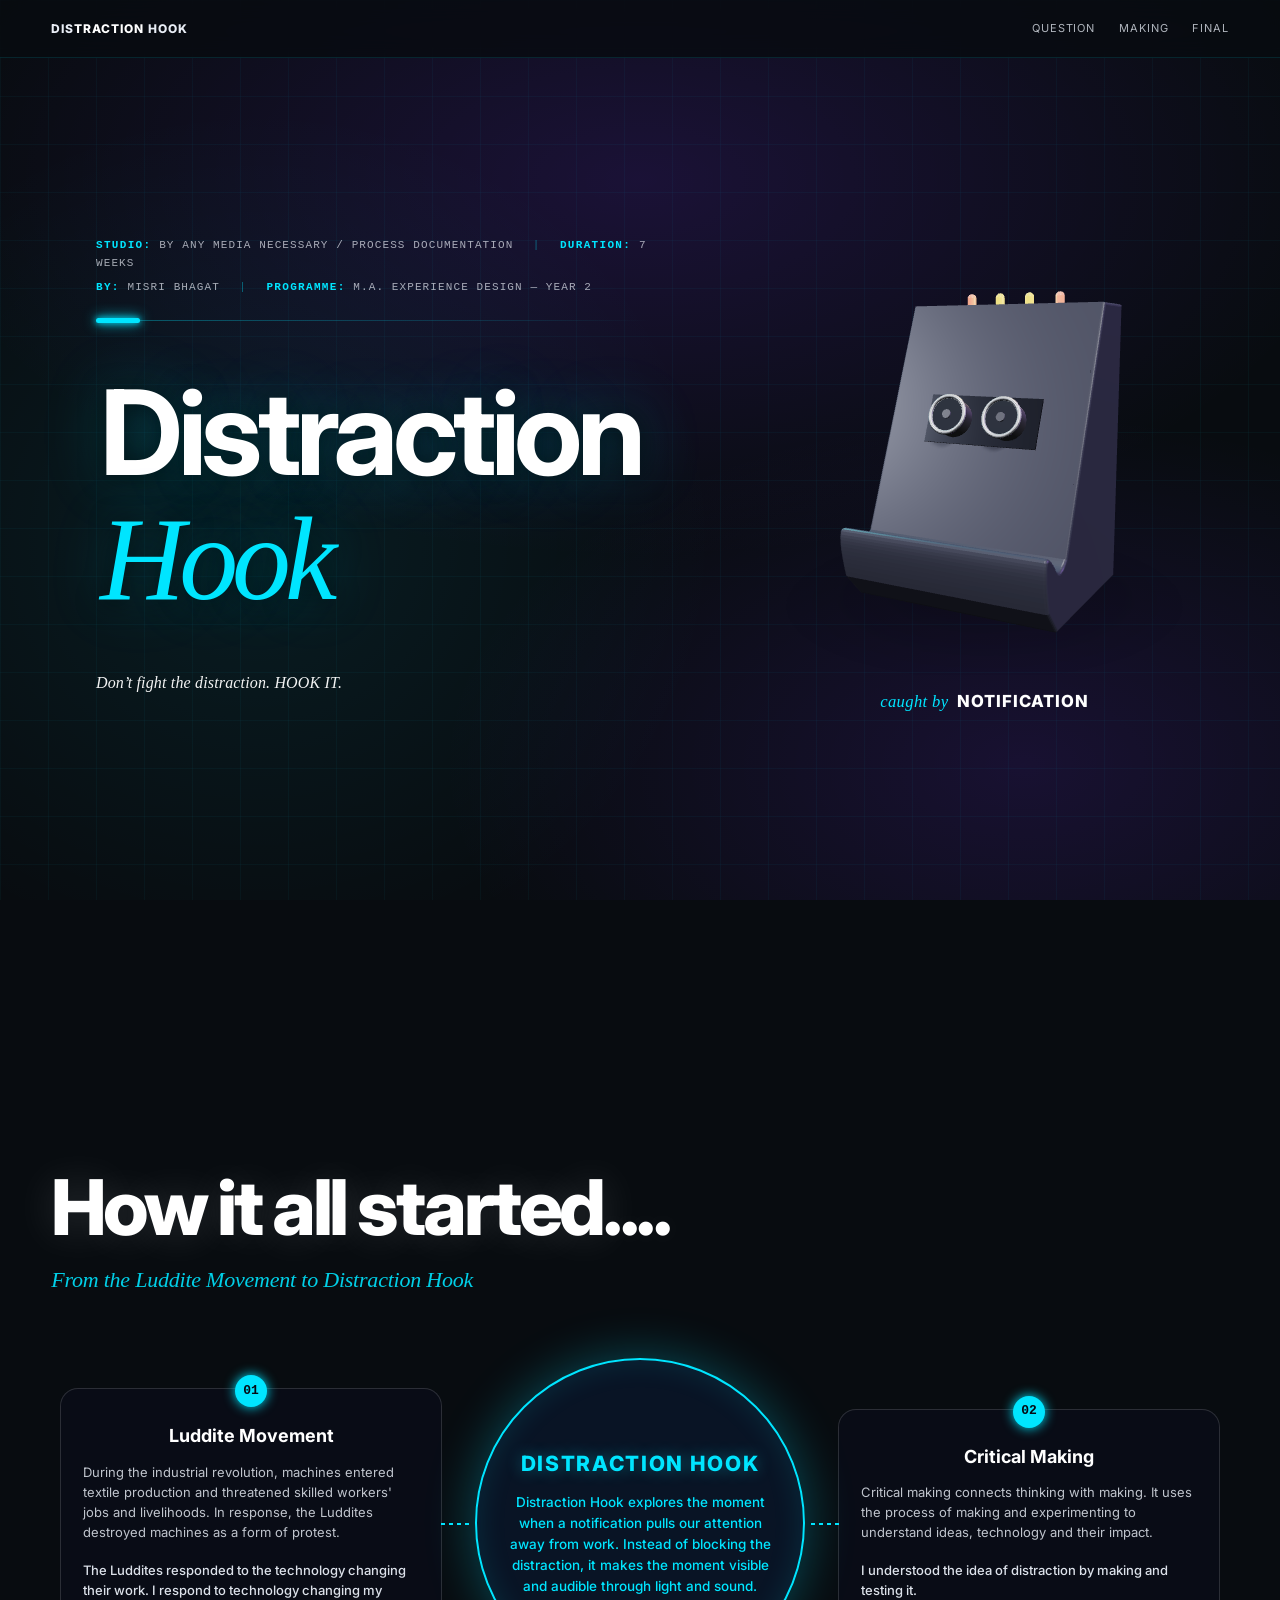
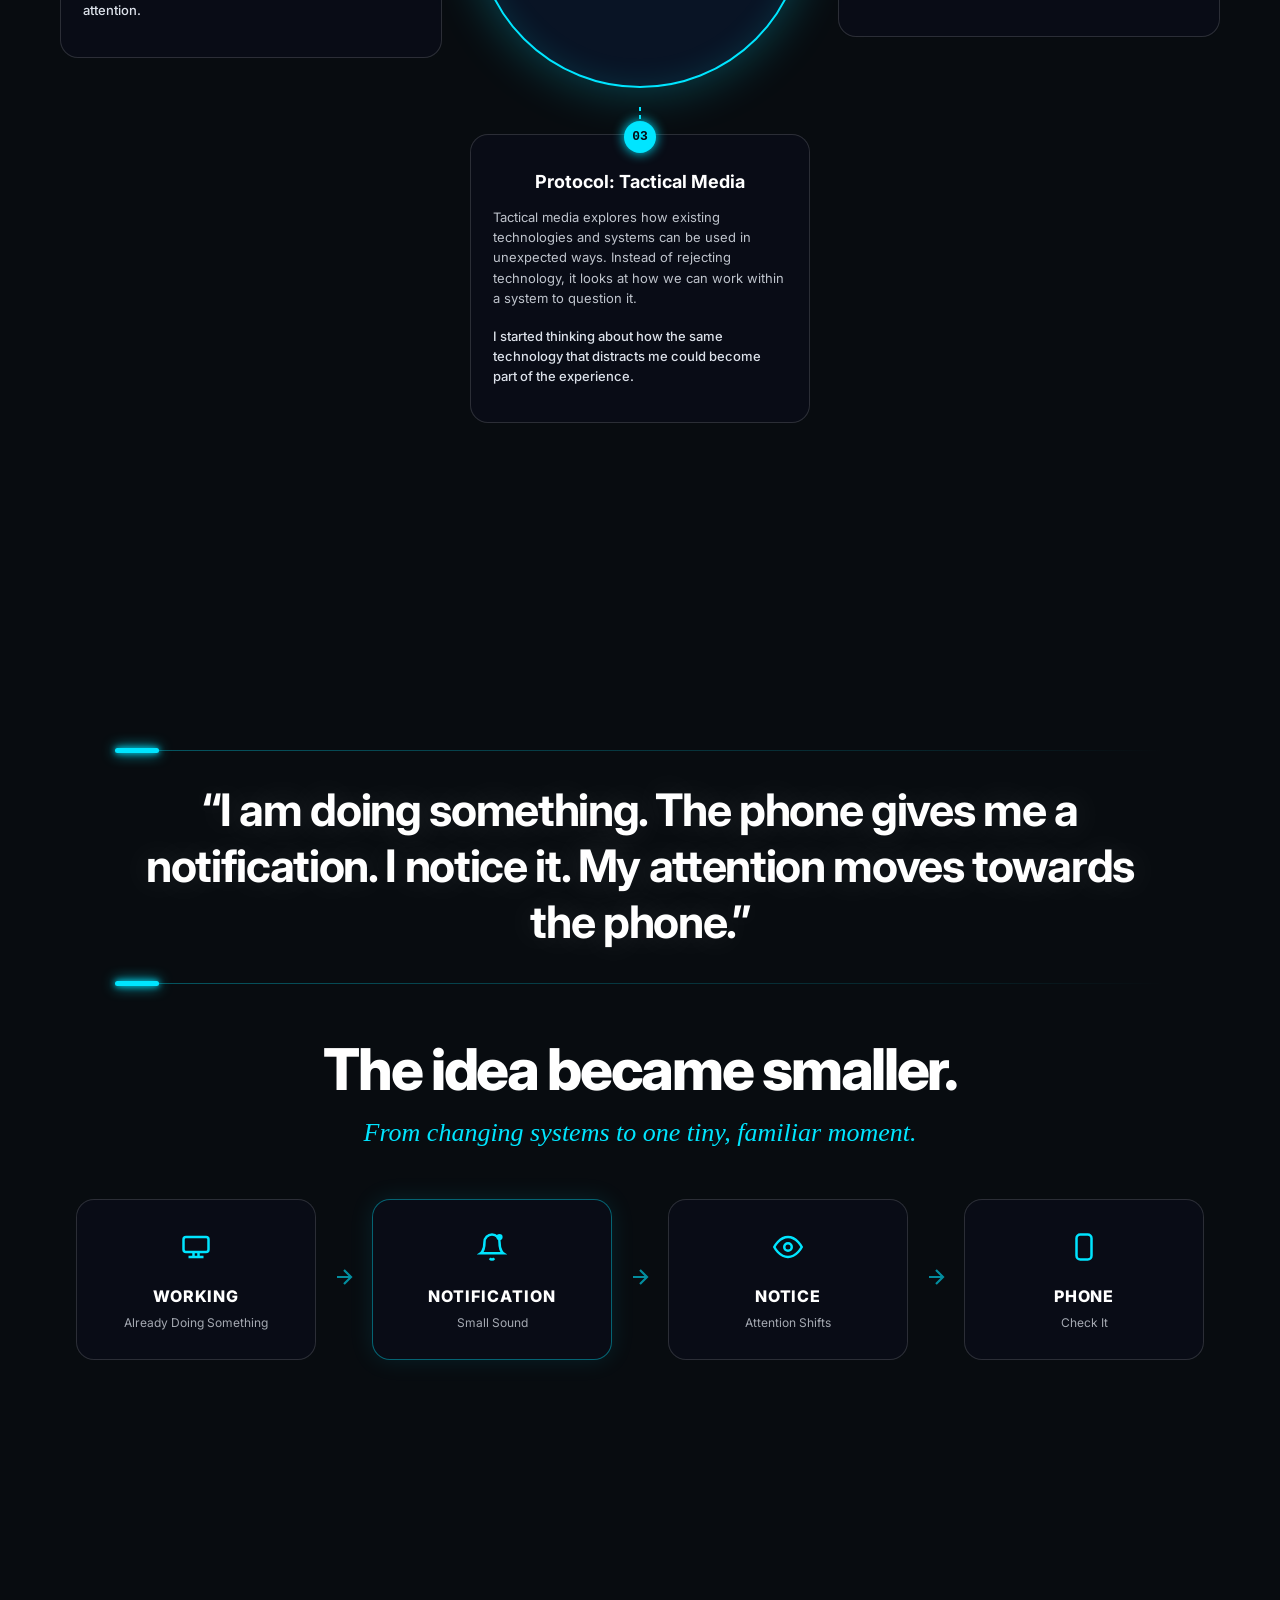
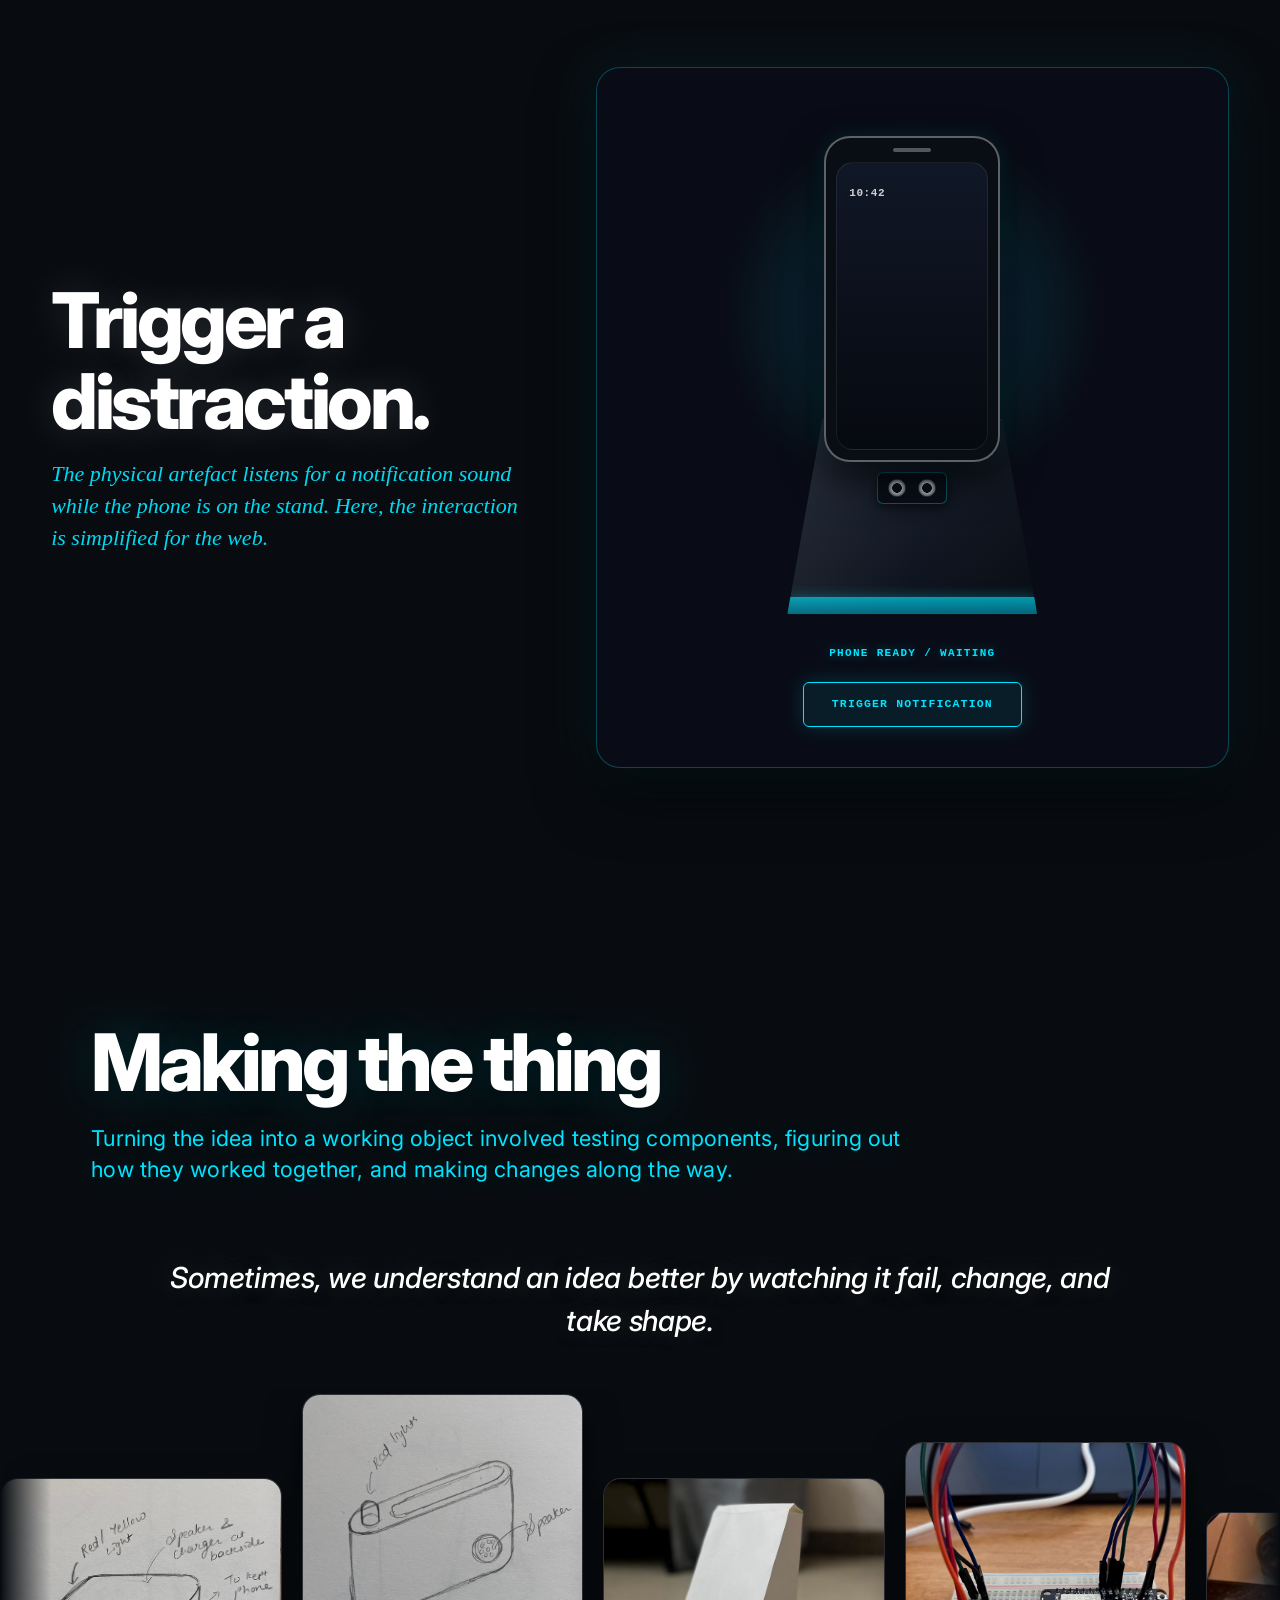
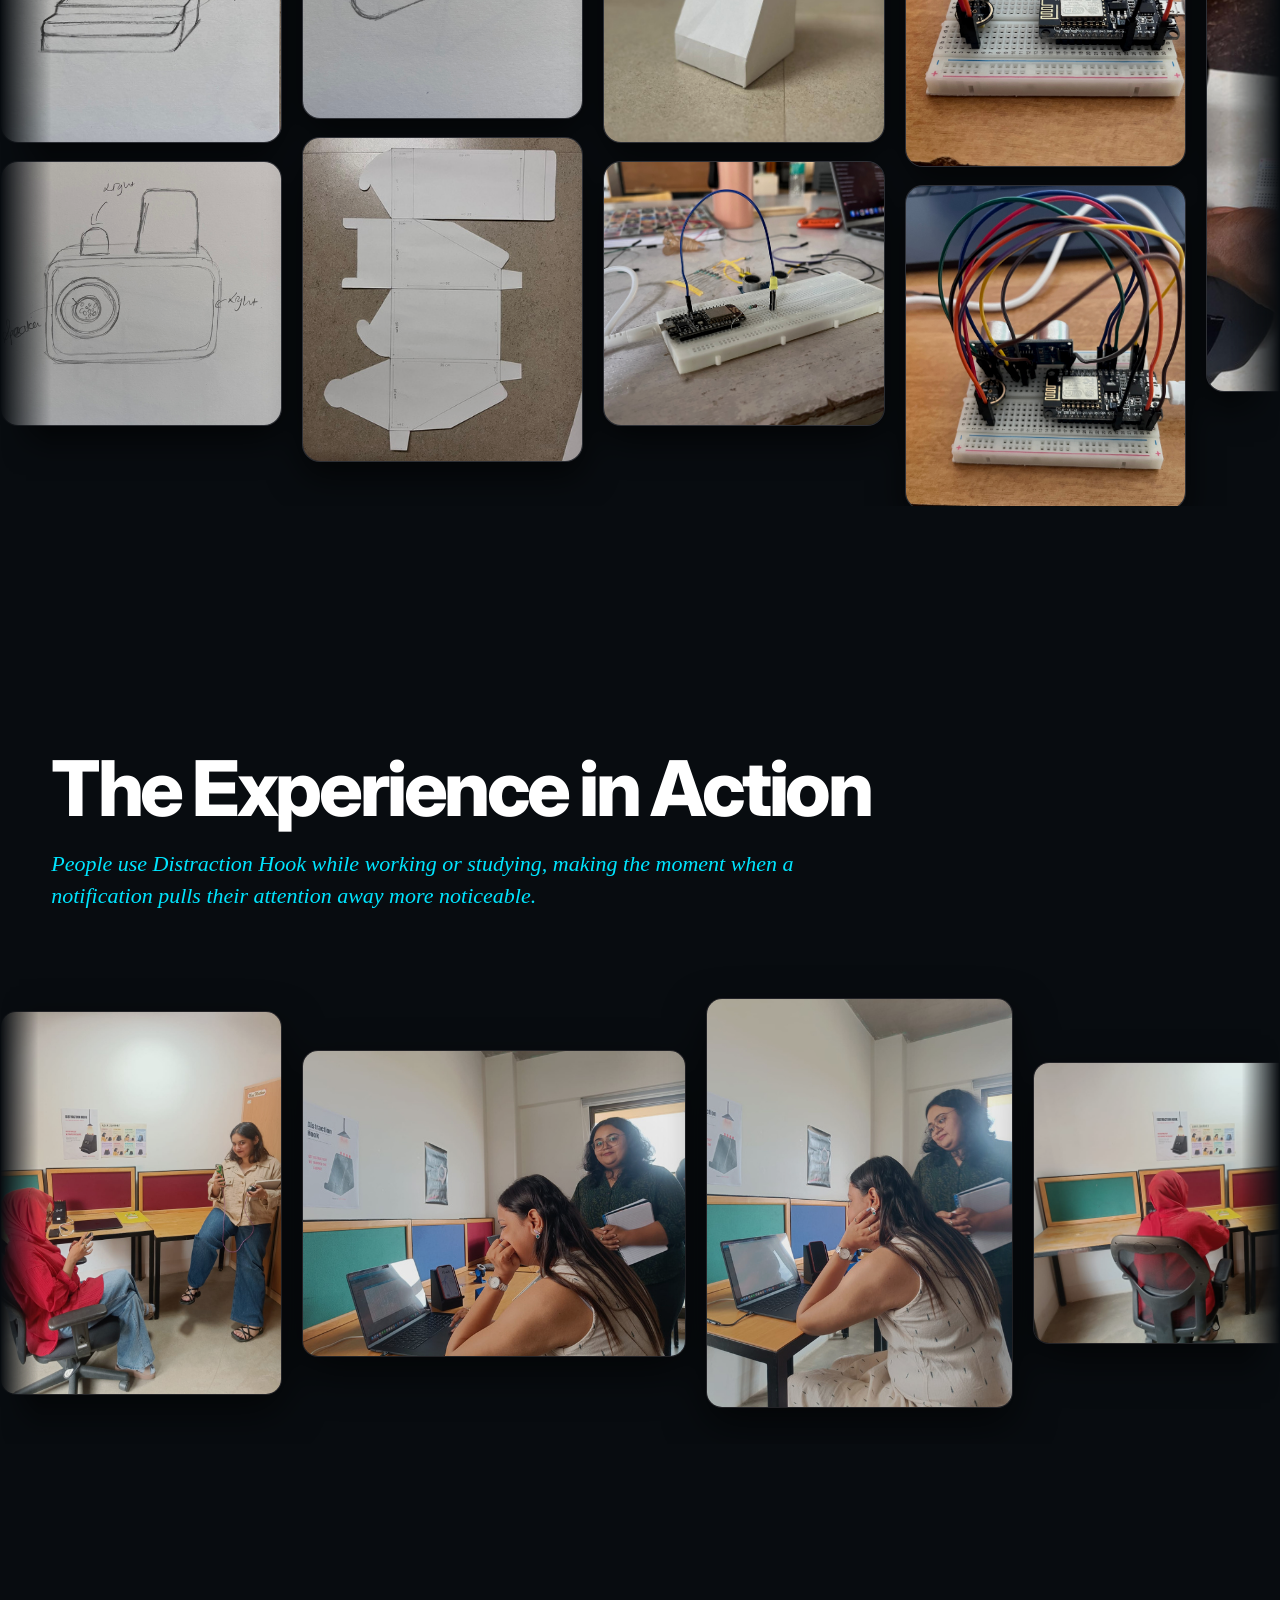
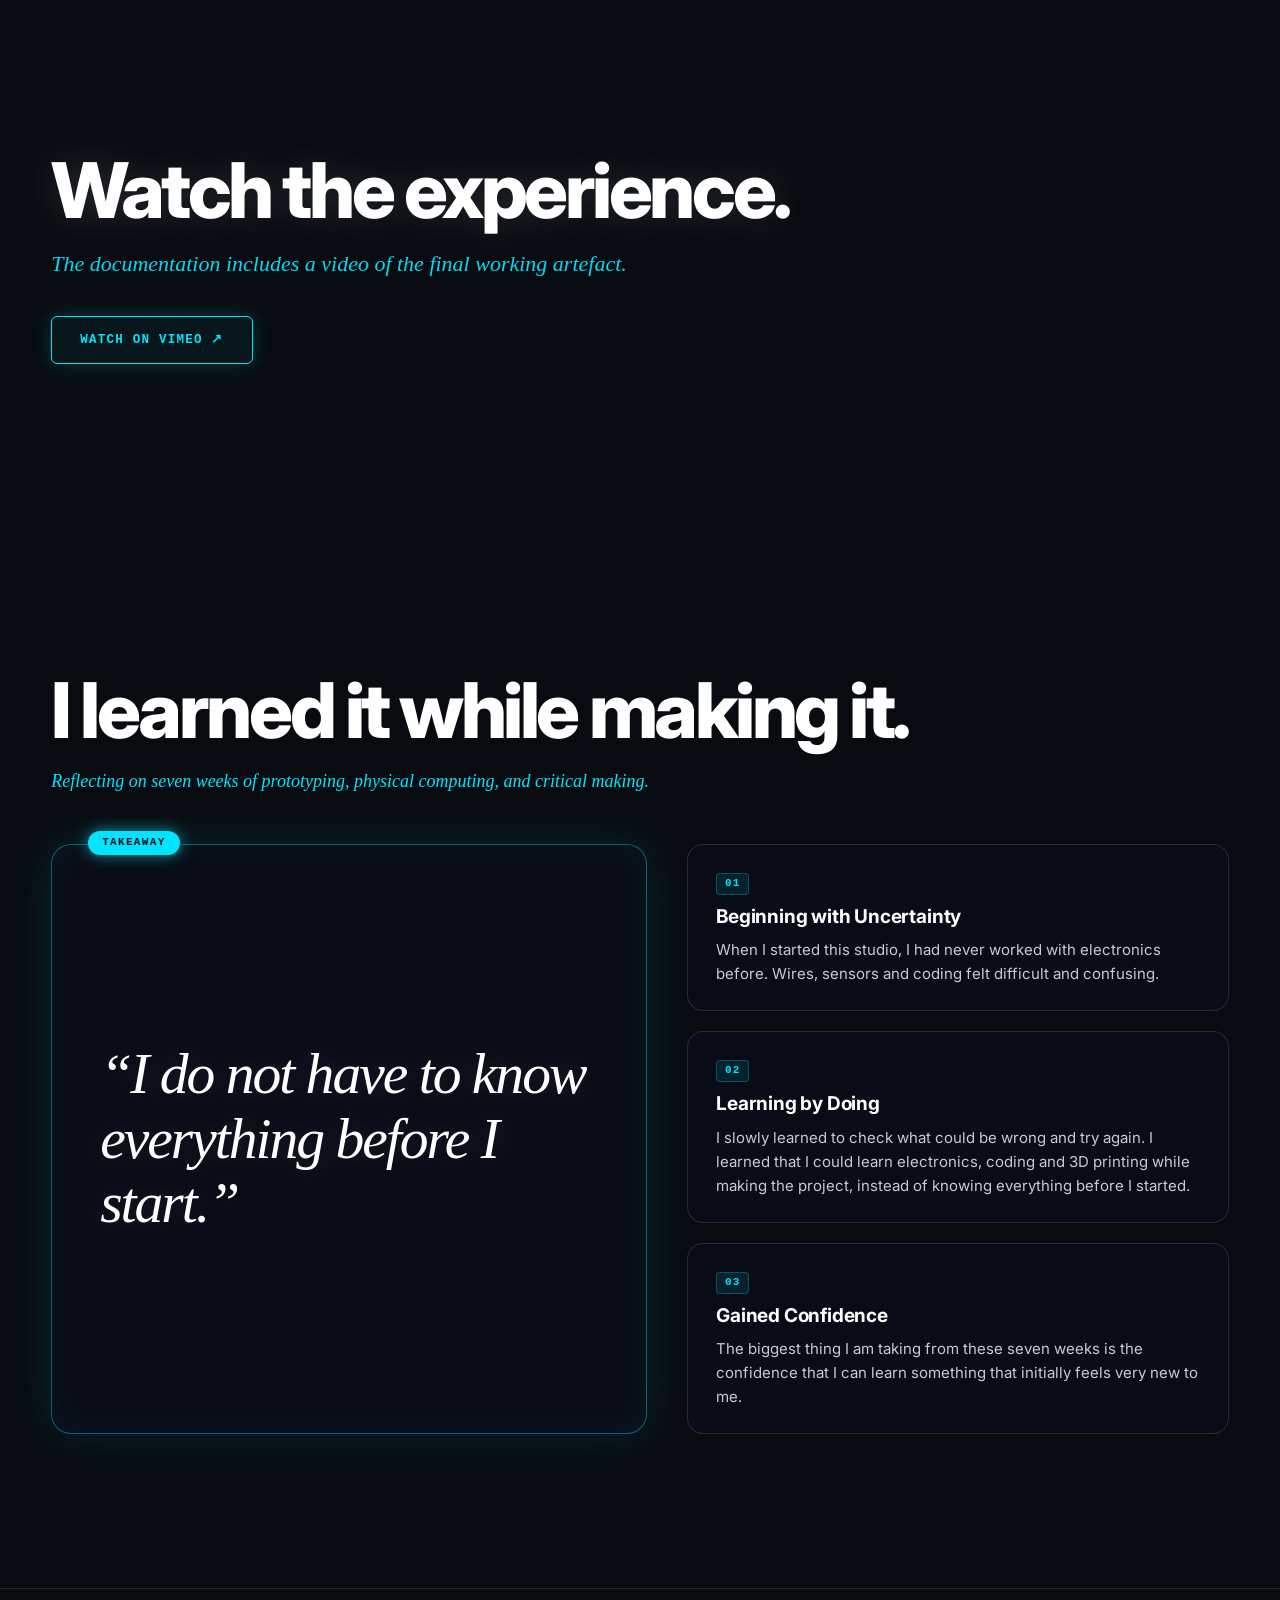
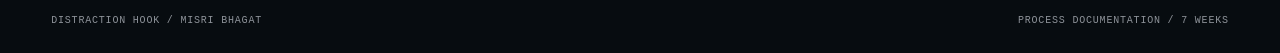
<file: index.html>
<!doctype html>
<html lang="en">

<head>
  <meta charset="utf-8">
  <meta name="viewport" content="width=device-width, initial-scale=1">
  <meta name="description" content="Distraction Hook — process documentation by Misri Bhagat, M.A. Experience Design.">
  <title>Distraction Hook — Misri Bhagat</title>
  <link rel="preconnect" href="https://fonts.googleapis.com">
  <link rel="preconnect" href="https://fonts.gstatic.com" crossorigin>
  <link href="https://fonts.googleapis.com/css2?family=Inter:wght@400;600;700;800&display=swap" rel="stylesheet">
  <link rel="stylesheet" href="style.css">
  <!-- Three.js 3D WebGL Library -->

</head>

<body>
  <div class="progress" aria-hidden="true"><span id="progressBar"></span></div>

  <header class="site-nav">
    <a class="wordmark" href="#top">DIS<span>TRACTION</span> HOOK</a>
    <nav aria-label="Primary navigation">
      <a href="#question">Question</a>
      <a href="#making">Making</a>
      <a href="#final">Final</a>
    </nav>
  </header>

  <main id="top">

    <!-- 01 HERO -->
    <section class="hero section-pad">

      <div class="hero-copy reveal">

        <!-- ── Context block (TOP) ── -->
        <div class="hero-info-block">
          <p class="eyebrow">
            <span class="meta-label">STUDIO:</span> BY ANY MEDIA NECESSARY / PROCESS DOCUMENTATION<span
              class="meta-pipe"> &nbsp;|&nbsp; </span><span class="meta-label">DURATION:</span> 7 WEEKS
          </p>
          <p class="eyebrow eyebrow-row2">
            <span class="meta-label">BY:</span> MISRI BHAGAT<span class="meta-pipe"> &nbsp;|&nbsp; </span><span
              class="meta-label">PROGRAMME:</span> M.A. EXPERIENCE DESIGN — YEAR 2
          </p>
        </div>

        <!-- ── Blue Line Before Distraction Hook Title ── -->
        <div class="hero-divider-line"></div>

        <!-- ── Title block ── -->
        <div class="hero-title-block">
          <h1>
            Distraction<br><em>Hook</em>
          </h1>
          <p class="hero-question">
            Don’t fight the distraction. HOOK IT.
          </p>
        </div>

      </div>


      <!-- 01 HERO: 360° INTERACTIVE 3D ARTEFACT (TRANSPARENT BACKGROUND) -->
      <figure class="hero-object reveal hook-light-scene">
        <div class="artefact-3d-stage" id="heroArtefactStage">
          <!-- WebGL 3D Canvas (Transparent background preserving site aesthetics) -->
          <div id="hook3dCanvasContainer" class="hook-3d-canvas-container"></div>
        </div>

        <figcaption>
          caught by <span>NOTIFICATION</span>
        </figcaption>
      </figure>

    </section>

    <!-- 02 QUESTION — HOW IT ALL STARTED -->
    <section id="question" class="dark-section tech-bg-section section-pad">
      <div class="question-container narrow-wide reveal">

        <h2 class="question-title">
          How it all started....
        </h2>
        <p class="question-subtitle">
          From the Luddite Movement to Distraction Hook
        </p>

        <!-- ── Radial Mind Map / Infographic Diagram Cards ── -->
        <div class="radial-infographic reveal">

          <!-- Node 01: Luddite Movement -->
          <div class="radial-node node-01" id="qCard1">
            <div class="node-badge">01</div>
            <div class="node-content">
              <h3>Luddite Movement</h3>
              <p>During the industrial revolution, machines entered textile production and threatened skilled workers'
                jobs and livelihoods. In response, the Luddites destroyed machines as a form of protest.</p>
              <p class="card-takeaway">The Luddites responded to the technology changing their work. I respond to
                technology changing my attention.</p>
            </div>
            <div class="node-connector line-01" aria-hidden="true"></div>
          </div>

          <!-- Central Focal Hub: DISTRACTION HOOK -->
          <div class="radial-center-hub" id="qCardCenter">
            <div class="hub-core">
              <h3 class="hub-title">DISTRACTION HOOK</h3>
              <p class="hub-description">
                Distraction Hook explores the moment when a notification pulls our attention away from work. Instead of
                blocking the distraction, it makes the moment visible and audible through light and sound.
              </p>
            </div>
          </div>

          <!-- Node 02: Critical Making -->
          <div class="radial-node node-02" id="qCard2">
            <div class="node-badge">02</div>
            <div class="node-content">
              <h3>Critical Making</h3>
              <p>Critical making connects thinking with making. It uses the process of making and experimenting to
                understand ideas, technology and their impact.</p>
              <p class="card-takeaway">I understood the idea of distraction by making and testing it.</p>
            </div>
            <div class="node-connector line-02" aria-hidden="true"></div>
          </div>

          <!-- Node 03: Protocol: Tactical Media -->
          <div class="radial-node node-03" id="qCard3">
            <div class="node-badge">03</div>
            <div class="node-content">
              <h3>Protocol: Tactical Media</h3>
              <p>Tactical media explores how existing technologies and systems can be used in unexpected ways. Instead
                of rejecting technology, it looks at how we can work within a system to question it.</p>
              <p class="card-takeaway">I started thinking about how the same technology that distracts me could become
                part of the experience.</p>
            </div>
            <div class="node-connector line-03" aria-hidden="true"></div>
          </div>

        </div>

      </div>
    </section>

    <!-- 03 ATTENTION — FROM TECHNOLOGY TO ATTENTION (3D HOLOGRAPHIC PIPELINE) -->
    <section class="attention tech-bg-section section-pad" id="attention">
      <div class="attention-container narrow-wide reveal">


        <!-- ── Top Quote Block with Cyan Divider Lines ── -->
        <div class="quote-banner-block">
          <div class="hero-divider-line"></div>
          <p class="banner-quote">
            “I am doing something. The phone gives me a notification. I notice it. My attention moves towards the
            phone.”
          </p>
          <div class="hero-divider-line"></div>
        </div>

        <!-- ── Heading & Subheading ── -->
        <div class="attention-heading">
          <h2>The idea became smaller.</h2>
          <p class="attention-subtitle">From changing systems to one tiny, familiar moment.</p>
        </div>

        <!-- ── 4 Step Sequence Flowchart with Content-Specific Illustrations ── -->
        <div class="attention-sequence-grid">

          <!-- Step 1: WORKING -->
          <div class="sequence-card active-stage-card">
            <div class="card-icon" aria-hidden="true">
              <svg width="30" height="30" viewBox="0 0 24 24" fill="none" stroke="currentColor" stroke-width="2">
                <rect x="2" y="4" width="20" height="12" rx="2" />
                <path d="M6 20h12M10 16v4M14 16v4" />
              </svg>
            </div>
            <h3>WORKING</h3>
            <small>Already Doing Something</small>
          </div>

          <!-- Flow Arrow 1 -->
          <div class="sequence-arrow" aria-hidden="true">
            <svg width="24" height="24" viewBox="0 0 24 24" fill="none" stroke="currentColor" stroke-width="2.2">
              <path d="M5 12h14M12 5l7 7-7 7" />
            </svg>
          </div>

          <!-- Step 2: NOTIFICATION -->
          <div class="sequence-card signal-card">
            <div class="card-icon" aria-hidden="true">
              <svg width="30" height="30" viewBox="0 0 24 24" fill="none" stroke="currentColor" stroke-width="2">
                <path d="M18 8A6 6 0 0 0 6 8c0 7-3 9-3 9h18s-3-2-3-9" />
                <path d="M13.73 21a2 2 0 0 1-3.46 0" />
                <circle cx="18" cy="4" r="2.5" fill="var(--hero-accent)" stroke="none" />
              </svg>
            </div>
            <h3>NOTIFICATION</h3>
            <small>Small Sound</small>
          </div>

          <!-- Flow Arrow 2 -->
          <div class="sequence-arrow" aria-hidden="true">
            <svg width="24" height="24" viewBox="0 0 24 24" fill="none" stroke="currentColor" stroke-width="2.2">
              <path d="M5 12h14M12 5l7 7-7 7" />
            </svg>
          </div>

          <!-- Step 3: NOTICE -->
          <div class="sequence-card">
            <div class="card-icon" aria-hidden="true">
              <svg width="30" height="30" viewBox="0 0 24 24" fill="none" stroke="currentColor" stroke-width="2">
                <path d="M1 12s4-8 11-8 11 8 11 8-4 8-11 8-11-8-11-8z" />
                <circle cx="12" cy="12" r="3" />
              </svg>
            </div>
            <h3>NOTICE</h3>
            <small>Attention Shifts</small>
          </div>

          <!-- Flow Arrow 3 -->
          <div class="sequence-arrow" aria-hidden="true">
            <svg width="24" height="24" viewBox="0 0 24 24" fill="none" stroke="currentColor" stroke-width="2.2">
              <path d="M5 12h14M12 5l7 7-7 7" />
            </svg>
          </div>

          <!-- Step 4: PHONE -->
          <div class="sequence-card">
            <div class="card-icon" aria-hidden="true">
              <svg width="30" height="30" viewBox="0 0 24 24" fill="none" stroke="currentColor" stroke-width="2">
                <rect x="6" y="2" width="12" height="20" rx="3" />
                <line x1="12" y1="18" x2="12.01" y2="18" stroke-width="3" />
              </svg>
            </div>
            <h3>PHONE</h3>
            <small>Check It</small>
          </div>

        </div>

      </div>
    </section>

    <!-- 04 INTERACTION (INTERACTIVE DEMO) -->
    <section class="interactive dark-section tech-bg-section section-pad" id="interaction">
      <div class="interactive-container narrow-wide">
        <div class="interactive-intro reveal">
          <h2 class="interactive-title">Trigger a distraction.</h2>
          <p class="interactive-sub">The physical artefact listens for a notification sound while the phone is on the stand. Here, the interaction is simplified for the web.</p>
        </div>
        <div class="hook-demo reveal" id="hookDemo">
        <div class="demo-phone" aria-live="polite">
          <div class="phone-speaker"></div>
          <div class="phone-screen">
            <span class="phone-time">10:42</span>
            <span class="notification-dot"></span>
            <div class="phone-notification" id="phoneNotification">
              <strong>Notification</strong>
              <span>New message received</span>
            </div>
          </div>
        </div>
        <div class="demo-stand">
          <!-- Ultrasonic sensor graphic on stand -->
          <div class="stand-sensor-module">
            <div class="sensor-eye eye-left"></div>
            <div class="sensor-eye eye-right"></div>
          </div>
          <div class="demo-lights" aria-label="Artefact indicator lights">
            <i></i><i></i><i></i><i></i>
          </div>
          <div class="demo-lip"></div>
        </div>
        <p class="demo-status" id="demoStatus">PHONE READY / WAITING</p>
        <button class="trigger-btn" id="triggerBtn" type="button">Trigger notification</button>
        <button class="reset-btn" id="resetBtn" type="button" hidden>Reset</button>
      </div>
      </div>
    </section>

    <!-- 05 MAKING THE THING (PAGE 5) -->
    <section id="making" class="making-page tech-bg-section section-pad">
      <div class="making-header-container reveal">

        <!-- Main Title & Subtitle -->
        <h2 class="making-main-title">Making the thing</h2>
        <p class="making-subtitle">
          Turning the idea into a working object involved testing components, figuring out how they worked together, and
          making changes along the way.
        </p>

        <!-- Center Quote in White and Italics -->
        <div class="making-quote-wrap">
          <p class="making-center-quote">
            <em>Sometimes, we understand an idea better by watching it fail, change, and take shape.</em>
          </p>
        </div>
      </div>

      <!-- Continuous Horizontally Scrolling Photographic Marquee -->
      <div class="marquee-container-outer reveal" id="makingMarqueeOuter">
        <div class="marquee-track" id="makingMarqueeTrack">
          <!-- SET 1 (Chronological hierarchy: Sketches -> Electronics -> 3D Printing -> Assembly inside 3D Print) -->
          <div class="marquee-set">
            <!-- 1. SKETCHES: Col 1 (2 cards: med + med) -->
            <div class="marquee-col col-1">
              <div class="shape-card card-med">
                <img src="assets/p13_img1.jpeg" alt="Initial phone stand concept pencil sketch" loading="lazy" />
              </div>
              <div class="shape-card card-med">
                <img src="assets/p13_img4.jpeg" alt="Front and side elevation sketch with speaker and light"
                  loading="lazy" />
              </div>
            </div>

            <!-- 1. SKETCHES & PAPER DRAFTS: Col 2 (2 cards: tall + tall, offset up) -->
            <div class="marquee-col col-2 col-offset-up">
              <div class="shape-card card-tall">
                <img src="assets/p13_img5.jpeg" alt="Concept sketch showing speaker and top indicator lights"
                  loading="lazy" />
              </div>
              <div class="shape-card card-tall">
                <img src="assets/p15_img2.jpeg" alt="2D paper folding net template with dimensions" loading="lazy" />
              </div>
            </div>

            <!-- 1 to 2. PAPER MOCKUP TO ELECTRONICS: Col 3 (2 cards: med + med) -->
            <div class="marquee-col col-3">
              <div class="shape-card card-med">
                <img src="assets/p15_img3.jpeg" alt="Folded 1:1 scale paper prototype stand" loading="lazy" />
              </div>
              <div class="shape-card card-med">
                <img src="assets/p12_img2.jpeg" alt="ESP32 microcontroller on breadboard with single LED"
                  loading="lazy" />
              </div>
            </div>

            <!-- 2. JOINING ELECTRONICS: Col 4 (2 cards: tall + tall, offset down) -->
            <div class="marquee-col col-4 col-offset-down">
              <div class="shape-card card-tall">
                <img src="assets/p11_img2.jpeg" alt="Microphone sensor module wired to ESP32 on breadboard"
                  loading="lazy" />
              </div>
              <div class="shape-card card-tall">
                <img src="assets/p12_img3.jpeg"
                  alt="Combined components: ESP32, ultrasonic sensor, buzzer, and jumper wires" loading="lazy" />
              </div>
            </div>

            <!-- 2. ELECTRONICS DEBUGGING: Col 5 (Single Center Hero Card) -->
            <div class="marquee-col col-5 col-single">
              <div class="shape-card card-center-hero">
                <img src="assets/p28_img5.jpeg"
                  alt="Hand holding breadboard with tangled wiring and sensor array during debugging" loading="lazy" />
              </div>
            </div>

            <!-- 3. 3D CAD MODELING: Col 6 (2 cards: tall + tall, offset up) -->
            <div class="marquee-col col-6 col-offset-up">
              <div class="shape-card card-tall">
                <img src="assets/p17_img1.png" alt="Fusion 360 side profile parametric CAD model" loading="lazy" />
              </div>
              <div class="shape-card card-tall">
                <img src="assets/p17_img4.png" alt="Fusion 360 top view with indicator LED holes and back rail slots"
                  loading="lazy" />
              </div>
            </div>

            <!-- 3. 3D PRINTING: Col 7 (2 cards: short + tall) -->
            <div class="marquee-col col-7">
              <div class="shape-card card-short">
                <img src="assets/p16_img1.jpeg" alt="First 3D print in solid blue material" loading="lazy" />
              </div>
              <div class="shape-card card-tall">
                <img src="assets/p18_img2.jpeg" alt="FDM 3D printer bed printing hollow enclosure" loading="lazy" />
              </div>
            </div>

            <!-- 4. ENCLOSURE REDESIGN & FITTING ELECTRONICS: Col 8 (2 cards: tall + tall, offset down) -->
            <div class="marquee-col col-8 col-offset-down">
              <div class="shape-card card-tall">
                <img src="assets/p18_img3.jpeg" alt="3D printed stand with sliding back panel for electronics access"
                  loading="lazy" />
              </div>
              <div class="shape-card card-tall">
                <img src="assets/p28_img3.jpeg"
                  alt="Fitting electronics, taped LEDs, and wire bundles inside the hollow 3D-printed body"
                  loading="lazy" />
              </div>
            </div>

            <!-- 4. SENSOR RETROFIT & FINAL ARTEFACT: Col 9 (2 cards: short + tall) -->
            <div class="marquee-col col-9">
              <div class="shape-card card-short">
                <img src="assets/p21_img1.jpeg"
                  alt="Melting openings on the front of the 3D-printed body to mount the proximity sensor outside"
                  loading="lazy" />
              </div>
              <div class="shape-card card-tall">
                <img src="assets/p28_img1.jpeg"
                  alt="Final assembled Distraction Hook stand with electronics and glowing lights inside"
                  loading="lazy" />
              </div>
            </div>
          </div>

          <!-- SET 2 (Identical Clone for continuous infinite marquee looping) -->
          <div class="marquee-set" aria-hidden="true">
            <!-- 1. SKETCHES: Col 1 -->
            <div class="marquee-col col-1">
              <div class="shape-card card-med">
                <img src="assets/p13_img1.jpeg" alt="" loading="lazy" />
              </div>
              <div class="shape-card card-med">
                <img src="assets/p13_img4.jpeg" alt="" loading="lazy" />
              </div>
            </div>

            <!-- 1. SKETCHES & PAPER DRAFTS: Col 2 -->
            <div class="marquee-col col-2 col-offset-up">
              <div class="shape-card card-tall">
                <img src="assets/p13_img5.jpeg" alt="" loading="lazy" />
              </div>
              <div class="shape-card card-tall">
                <img src="assets/p15_img2.jpeg" alt="" loading="lazy" />
              </div>
            </div>

            <!-- 1 to 2. PAPER MOCKUP TO ELECTRONICS: Col 3 -->
            <div class="marquee-col col-3">
              <div class="shape-card card-med">
                <img src="assets/p15_img3.jpeg" alt="" loading="lazy" />
              </div>
              <div class="shape-card card-med">
                <img src="assets/p12_img2.jpeg" alt="" loading="lazy" />
              </div>
            </div>

            <!-- 2. JOINING ELECTRONICS: Col 4 -->
            <div class="marquee-col col-4 col-offset-down">
              <div class="shape-card card-tall">
                <img src="assets/p11_img2.jpeg" alt="" loading="lazy" />
              </div>
              <div class="shape-card card-tall">
                <img src="assets/p12_img3.jpeg" alt="" loading="lazy" />
              </div>
            </div>

            <!-- 2. ELECTRONICS DEBUGGING: Col 5 -->
            <div class="marquee-col col-5 col-single">
              <div class="shape-card card-center-hero">
                <img src="assets/p28_img5.jpeg" alt="" loading="lazy" />
              </div>
            </div>

            <!-- 3. 3D CAD MODELING: Col 6 -->
            <div class="marquee-col col-6 col-offset-up">
              <div class="shape-card card-tall">
                <img src="assets/p17_img1.png" alt="" loading="lazy" />
              </div>
              <div class="shape-card card-tall">
                <img src="assets/p17_img4.png" alt="" loading="lazy" />
              </div>
            </div>

            <!-- 3. 3D PRINTING: Col 7 -->
            <div class="marquee-col col-7">
              <div class="shape-card card-short">
                <img src="assets/p16_img1.jpeg" alt="" loading="lazy" />
              </div>
              <div class="shape-card card-tall">
                <img src="assets/p18_img2.jpeg" alt="" loading="lazy" />
              </div>
            </div>

            <!-- 4. ENCLOSURE REDESIGN & FITTING ELECTRONICS: Col 8 -->
            <div class="marquee-col col-8 col-offset-down">
              <div class="shape-card card-tall">
                <img src="assets/p18_img3.jpeg" alt="" loading="lazy" />
              </div>
              <div class="shape-card card-tall">
                <img src="assets/p28_img3.jpeg" alt="" loading="lazy" />
              </div>
            </div>

            <!-- 4. SENSOR RETROFIT & FINAL ARTEFACT: Col 9 -->
            <div class="marquee-col col-9">
              <div class="shape-card card-short">
                <img src="assets/p21_img1.jpeg" alt="" loading="lazy" />
              </div>
              <div class="shape-card card-tall">
                <img src="assets/p28_img1.jpeg" alt="" loading="lazy" />
              </div>
            </div>
          </div>
        </div>

      </div>
    </section>

<!-- 09 THE EXPERIENCE IN ACTION — 5 Photographic Marquee -->
    <section class="experience-action tech-bg-section section-pad" id="final">
      <div class="experience-action-header narrow-wide reveal">
        <h2 class="experience-action-title">The Experience in Action</h2>
        <p class="experience-action-sub">People use Distraction Hook while working or studying, making the moment when a notification pulls their attention away more noticeable.</p>
      </div>

      <div class="experience-marquee-outer reveal" id="experienceMarqueeOuter">
        <div class="experience-marquee-track" id="experienceMarqueeTrack">
          <!-- SET 1 (5 Photos from reference) -->
          <div class="experience-marquee-set">
            <figure class="exp-photo exp-p1">
              <img src="assets/p27_img1.jpeg" alt="Participant seated holding phone with observer watching" loading="lazy" />
            </figure>
            <figure class="exp-photo exp-p2">
              <img src="assets/p19_img2.jpeg" alt="Participant at desk testing artefact with observer standing" loading="lazy" />
            </figure>
            <figure class="exp-photo exp-p3">
              <img src="assets/p20_img1.jpeg" alt="Close view of participant at desk observing Distraction Hook" loading="lazy" />
            </figure>
            <figure class="exp-photo exp-p4">
              <img src="assets/p27_img2.jpeg" alt="Testing session desk setup with Distraction Hook in use" loading="lazy" />
            </figure>
            <figure class="exp-photo exp-p5">
              <img src="assets/p19_img1.jpeg" alt="Participant working at laptop with Distraction Hook noticing notification" loading="lazy" />
            </figure>
          </div>
          <!-- SET 2 (Cloned for smooth infinite loop) -->
          <div class="experience-marquee-set" aria-hidden="true">
            <figure class="exp-photo exp-p1">
              <img src="assets/p27_img1.jpeg" alt="" loading="lazy" />
            </figure>
            <figure class="exp-photo exp-p2">
              <img src="assets/p19_img2.jpeg" alt="" loading="lazy" />
            </figure>
            <figure class="exp-photo exp-p3">
              <img src="assets/p20_img1.jpeg" alt="" loading="lazy" />
            </figure>
            <figure class="exp-photo exp-p4">
              <img src="assets/p27_img2.jpeg" alt="" loading="lazy" />
            </figure>
            <figure class="exp-photo exp-p5">
              <img src="assets/p19_img1.jpeg" alt="" loading="lazy" />
            </figure>
          </div>
        </div>
      </div>
    </section>

    <!-- 10 WATCH THE EXPERIENCE (DEDICATED SECTION WITH TECH BACKGROUND) -->
    <section class="watch-experience-section tech-bg-section section-pad" id="watchExperience">
      <div class="watch-experience-container narrow-wide reveal">
        <h2 class="watch-experience-title">Watch the experience.</h2>
        <p class="watch-experience-sub">The documentation includes a video of the final working artefact.</p>
        <div class="watch-experience-cta">
          <a class="vimeo-btn-tech" href="https://vimeo.com/1226021478?share=copy" target="_blank" rel="noopener">
            WATCH ON VIMEO ↗
          </a>
        </div>
      </div>
    </section>

    <!-- 10 REFLECTION (CYBER-TECH DESIGN LANGUAGE MATCHING QUESTION PAGE) -->
    <section class="reflection tech-bg-section section-pad" id="reflection">
      <div class="reflection-container narrow-wide">
        <div class="section-heading reveal">
          <h2 class="reflection-main-title">I learned it while making it.</h2>
          <p class="reflection-main-sub">Reflecting on seven weeks of prototyping, physical computing, and critical making.</p>
        </div>

        <div class="reflection-grid reveal">
          <!-- Focal Quote Card -->
          <div class="reflection-quote-card">
            <div class="quote-card-badge">TAKEAWAY</div>
            <p class="closing-quote">“I do not have to know everything before I start.”</p>
          </div>

          <!-- Narrative Notes Cards -->
          <div class="reflection-narrative-cards">
            <div class="reflection-card">
              <span class="card-step-num">01</span>
              <h4>Beginning with Uncertainty</h4>
              <p>When I started this studio, I had never worked with electronics before. Wires, sensors and coding felt difficult and confusing.</p>
            </div>
            <div class="reflection-card">
              <span class="card-step-num">02</span>
              <h4>Learning by Doing</h4>
              <p>I slowly learned to check what could be wrong and try again. I learned that I could learn electronics, coding and 3D printing while making the project, instead of knowing everything before I started.</p>
            </div>
            <div class="reflection-card">
              <span class="card-step-num">03</span>
              <h4>Gained Confidence</h4>
              <p>The biggest thing I am taking from these seven weeks is the confidence that I can learn something that initially feels very new to me.</p>
            </div>
          </div>
        </div>

      </div>
    </section>
  </main>

  <footer class="footer">
    <span>DISTRACTION HOOK / MISRI BHAGAT</span>
    <span>PROCESS DOCUMENTATION / 7 WEEKS</span>
  </footer>

  <!-- Three.js 3D WebGL Engine & 360 Interactive Artefact Script -->
  <script src="assets/vendor/three.min.js"></script>
  <script src="assets/vendor/OrbitControls.js"></script>
  <script src="script.js"></script>
  <script src="distraction-hook-3d.js"></script>
</body>

</html>
</file>
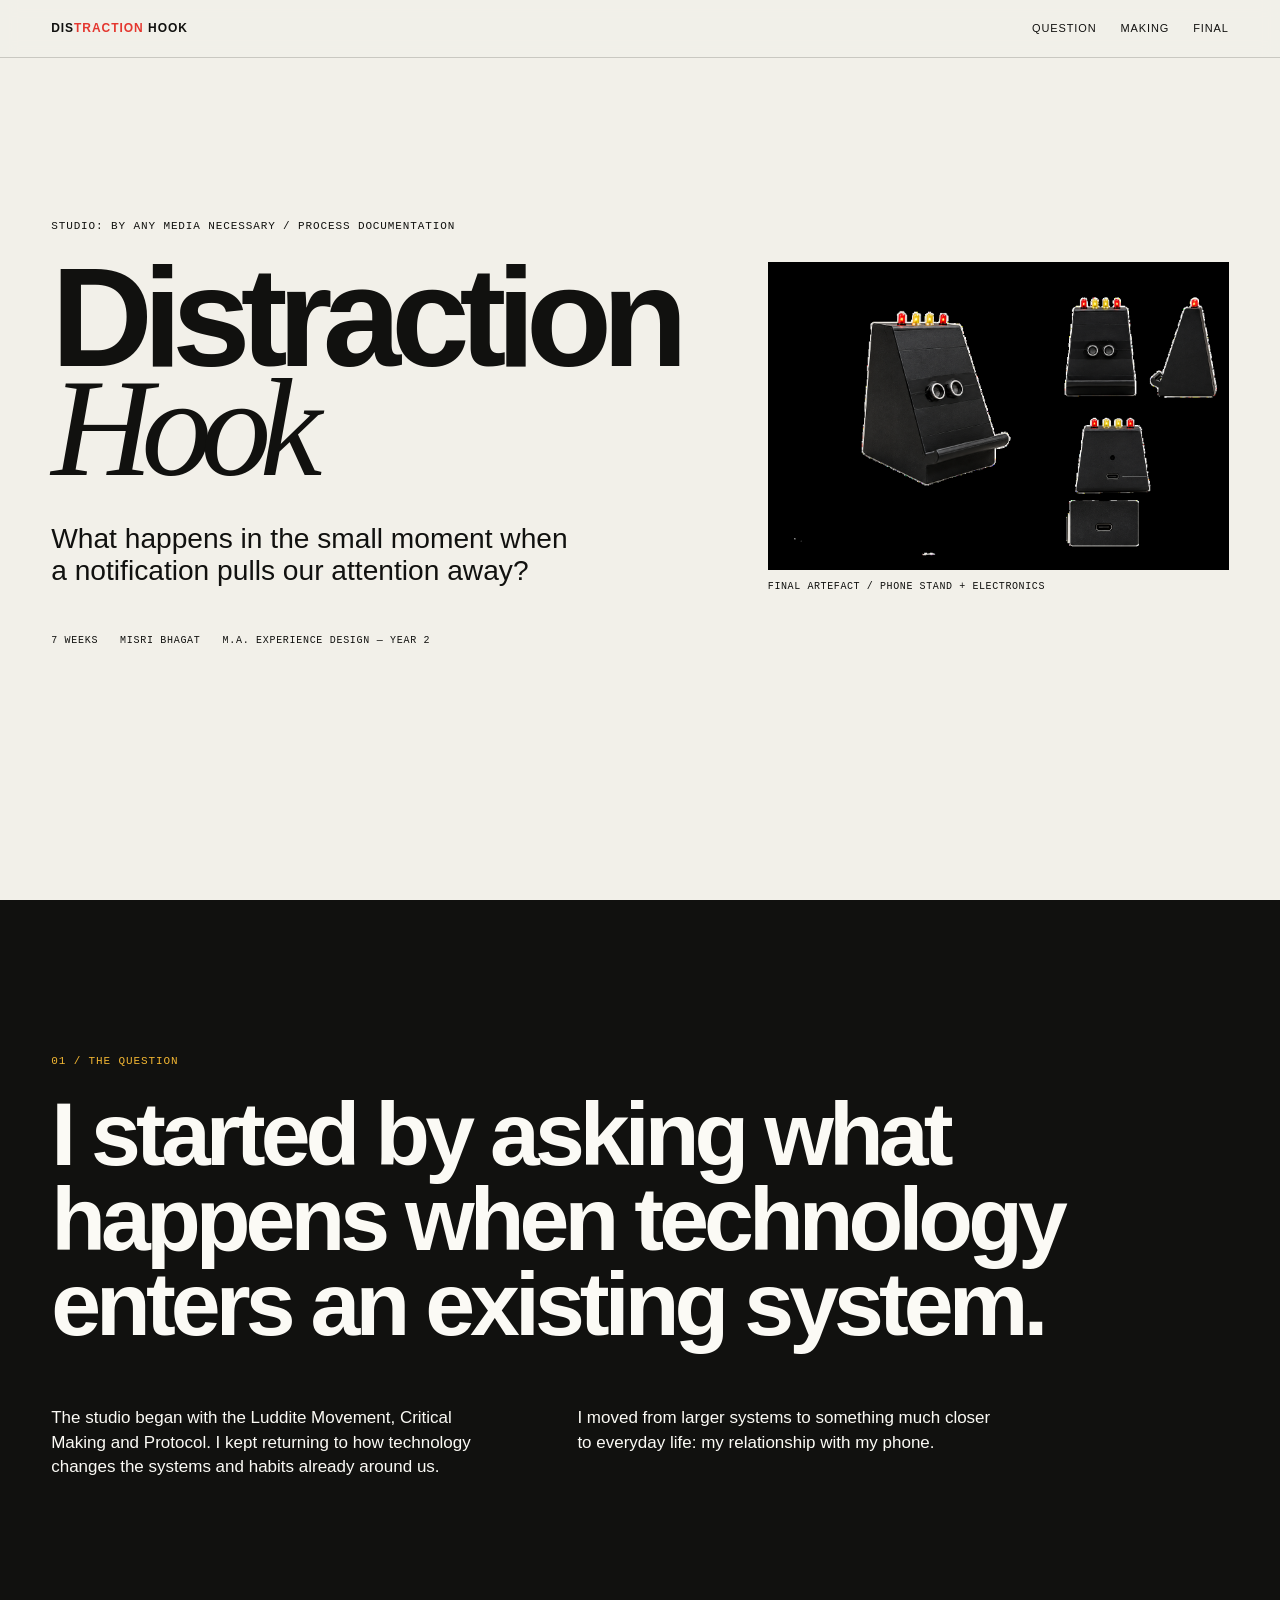
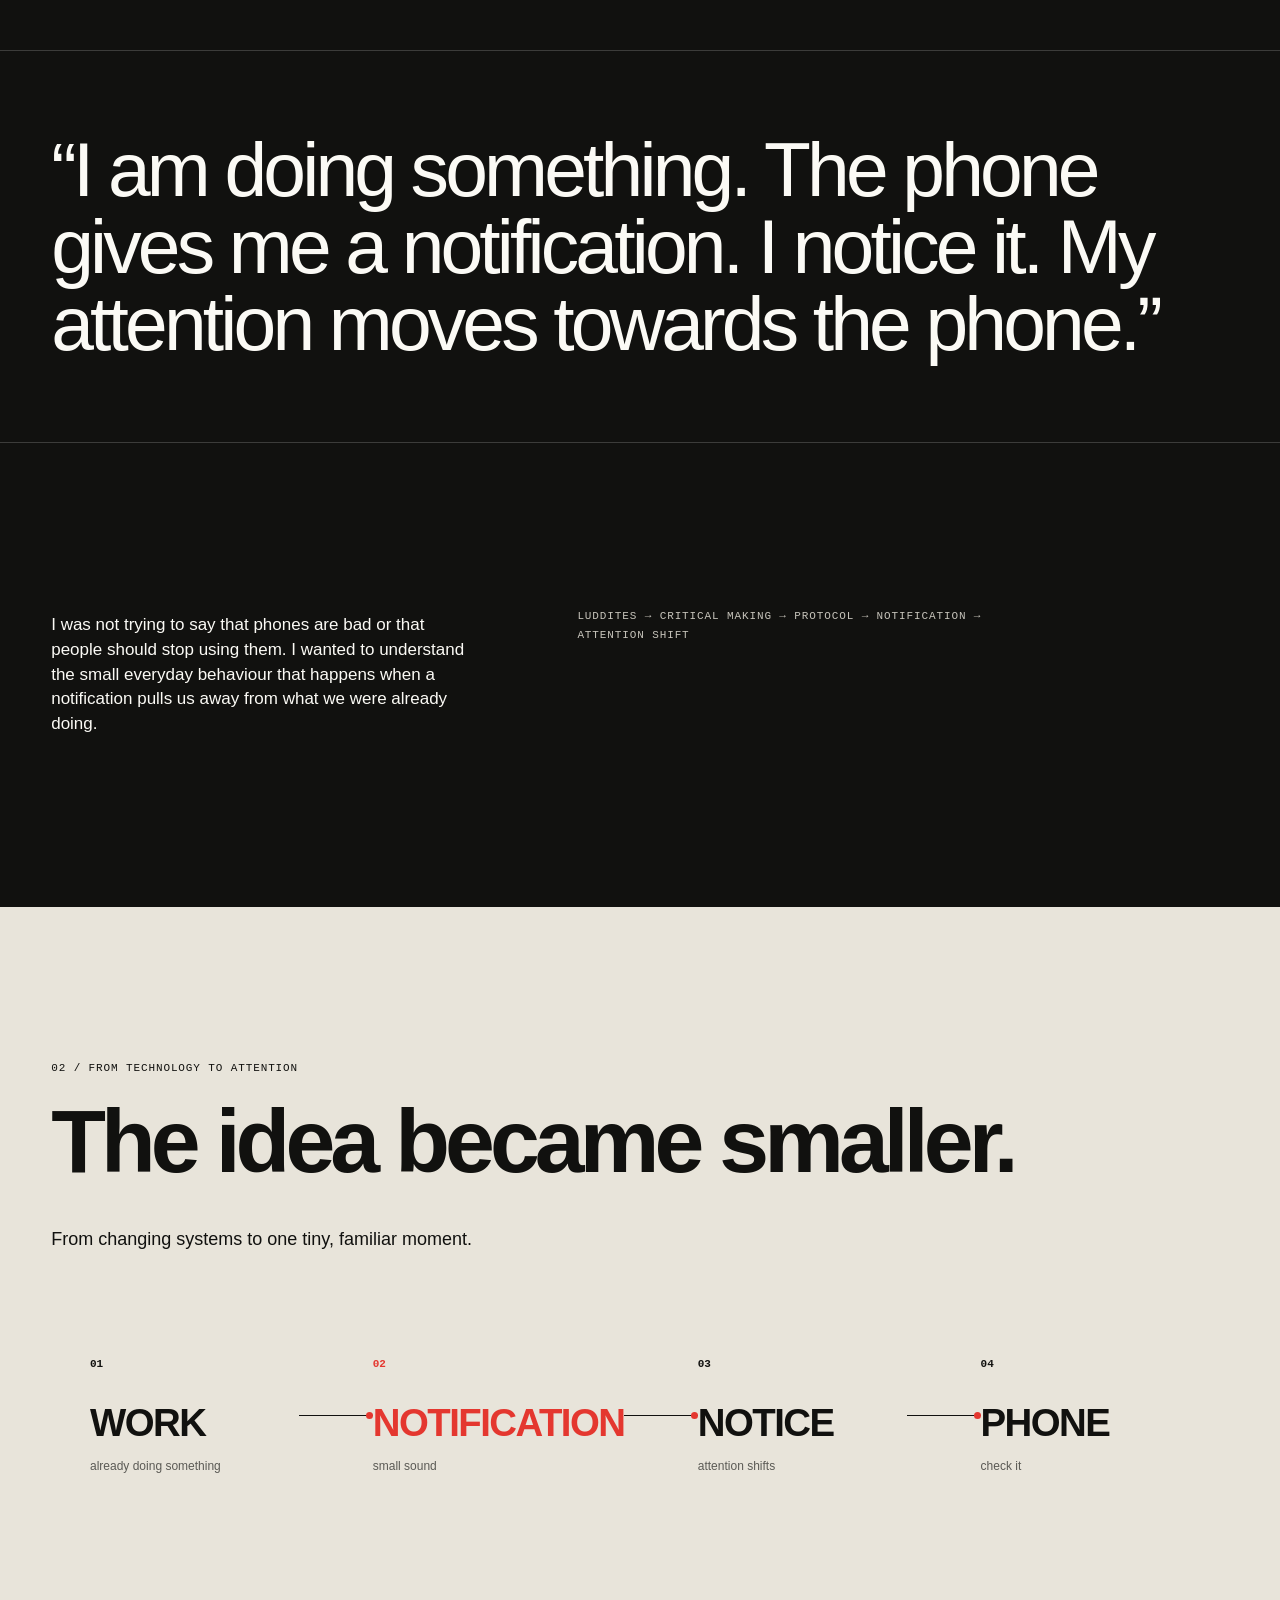
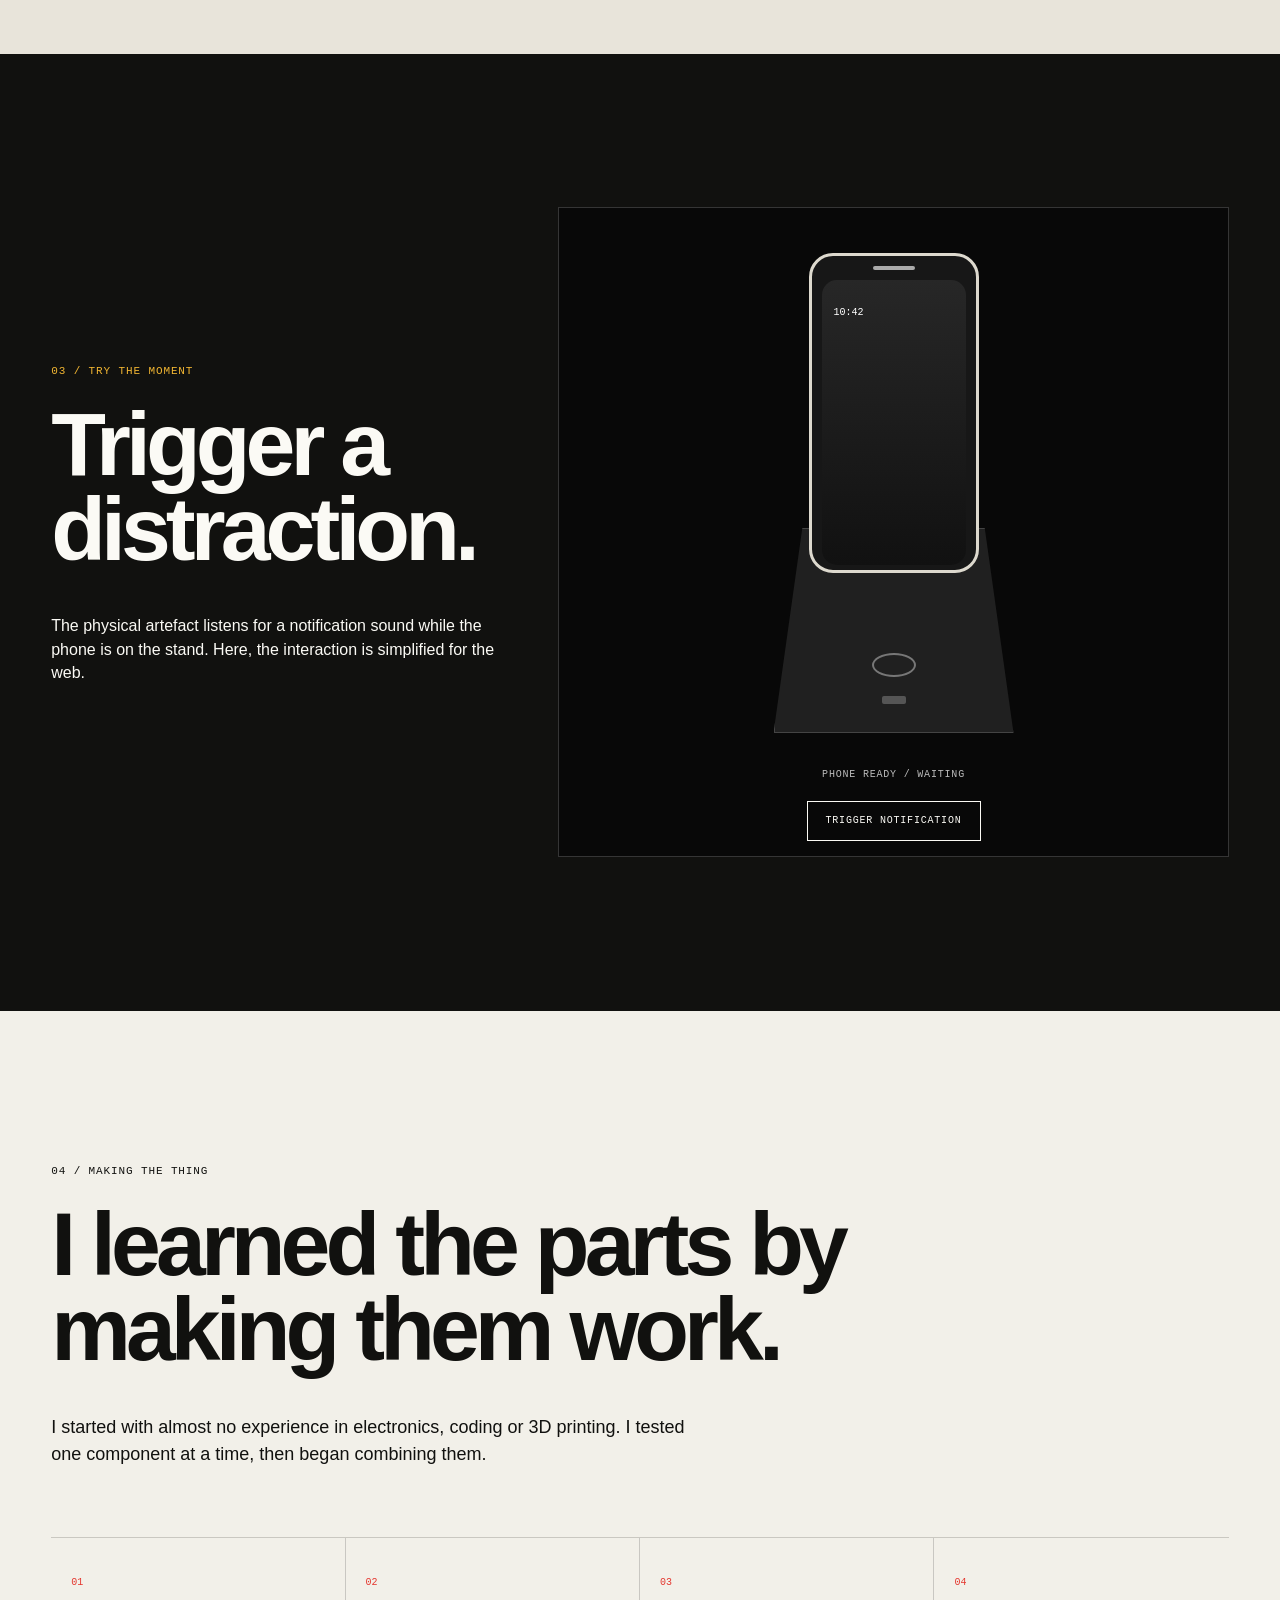
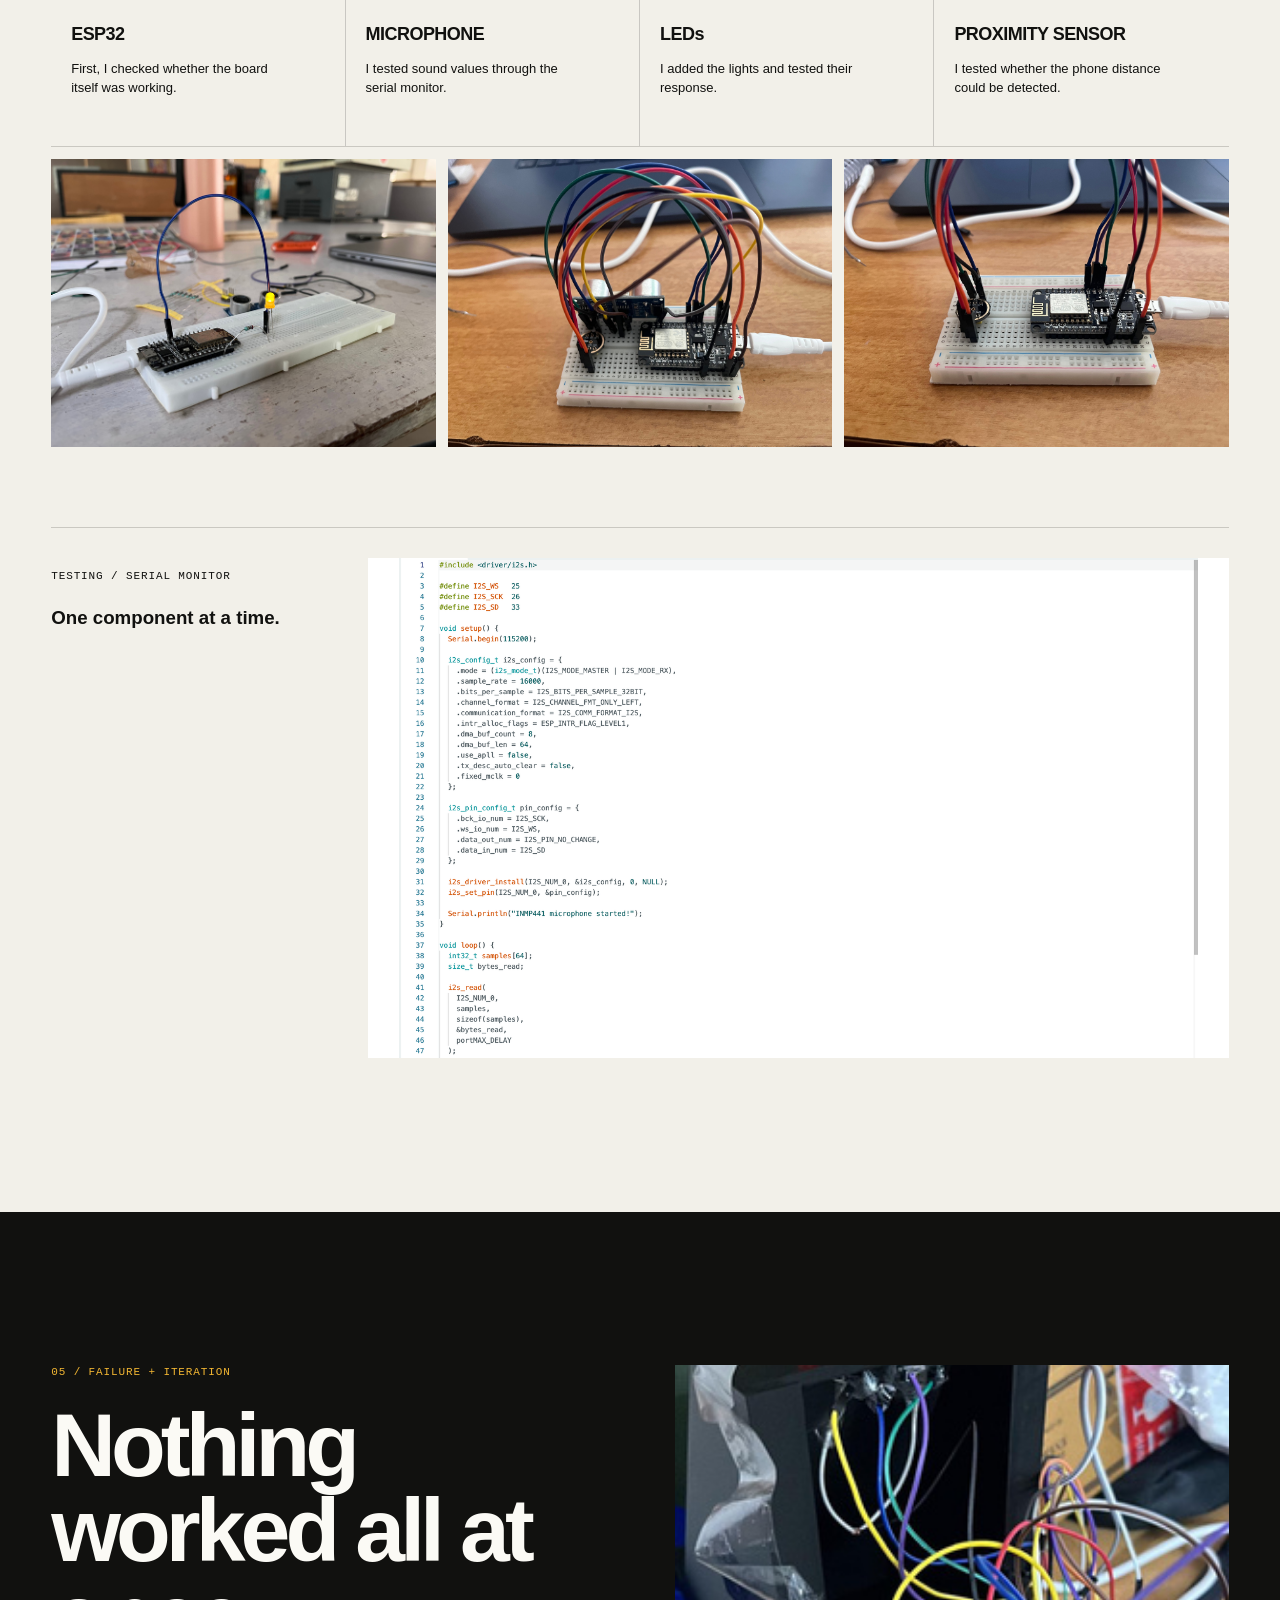
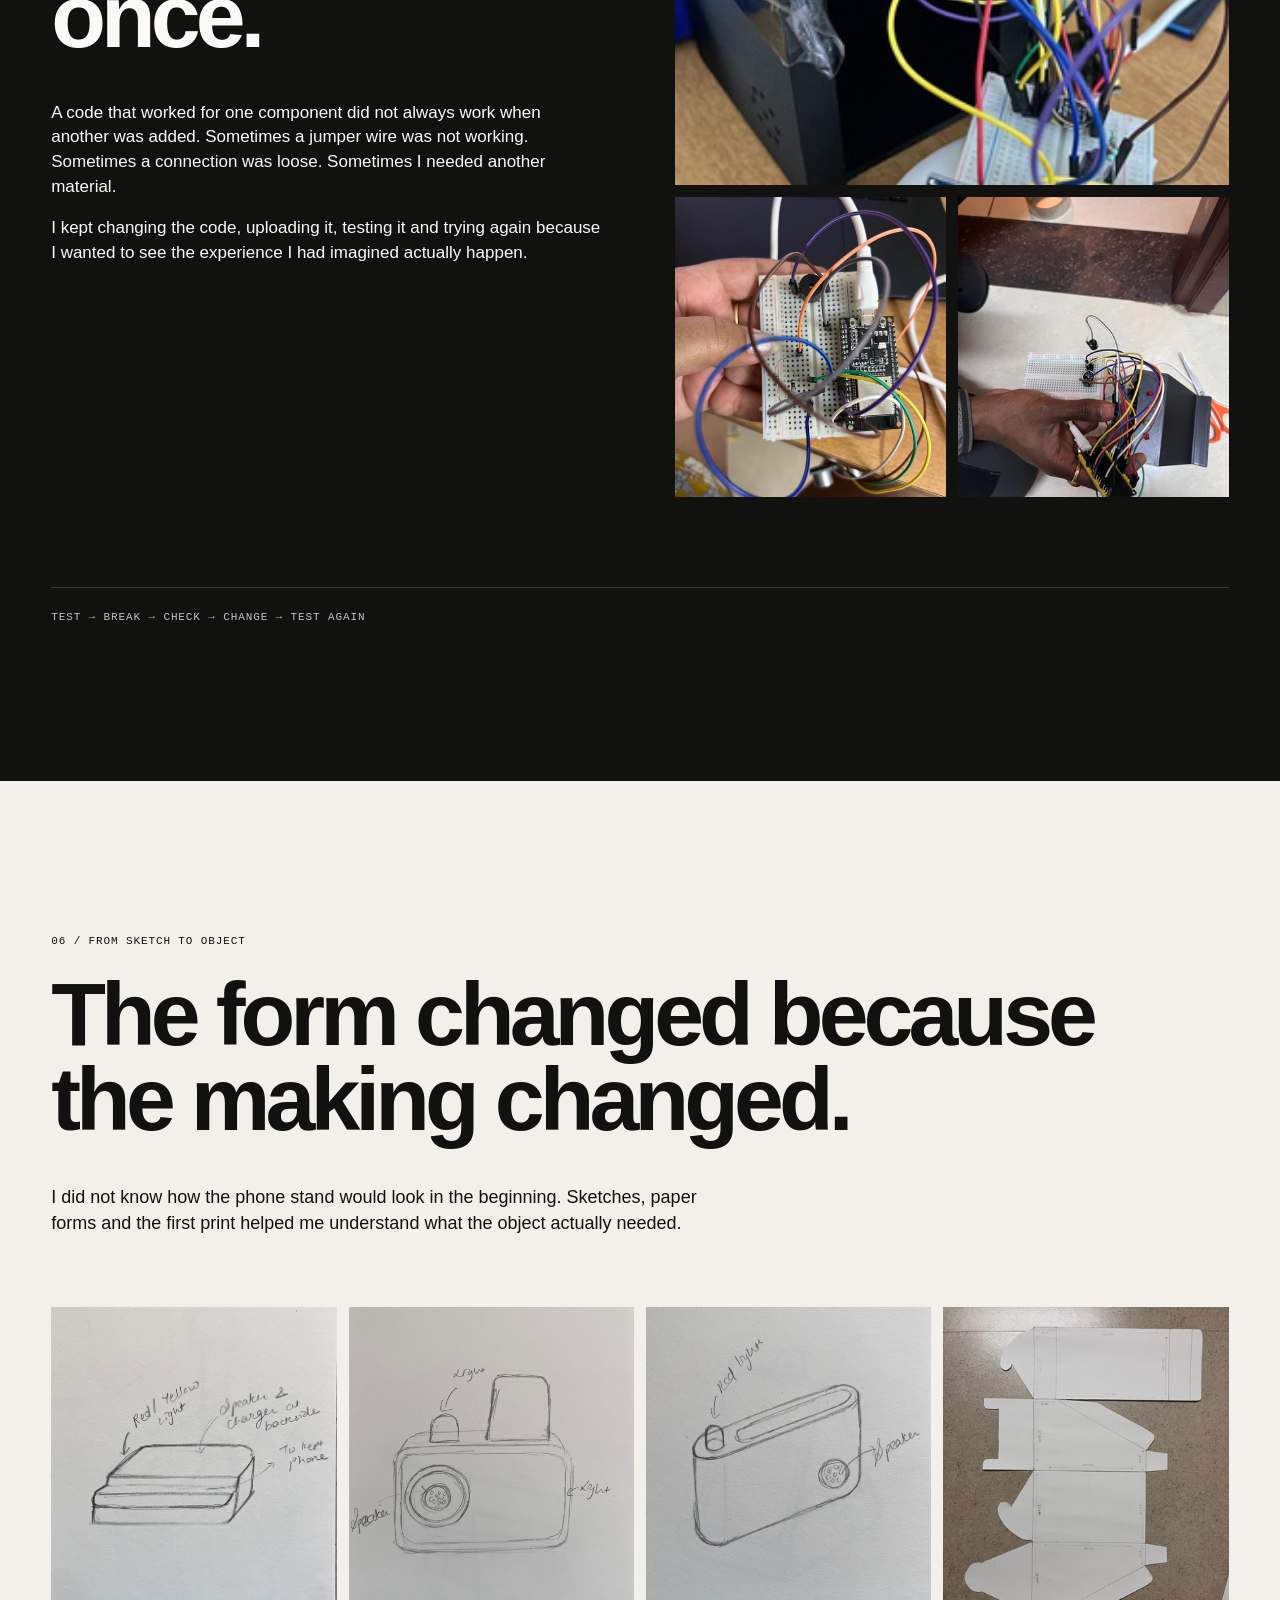
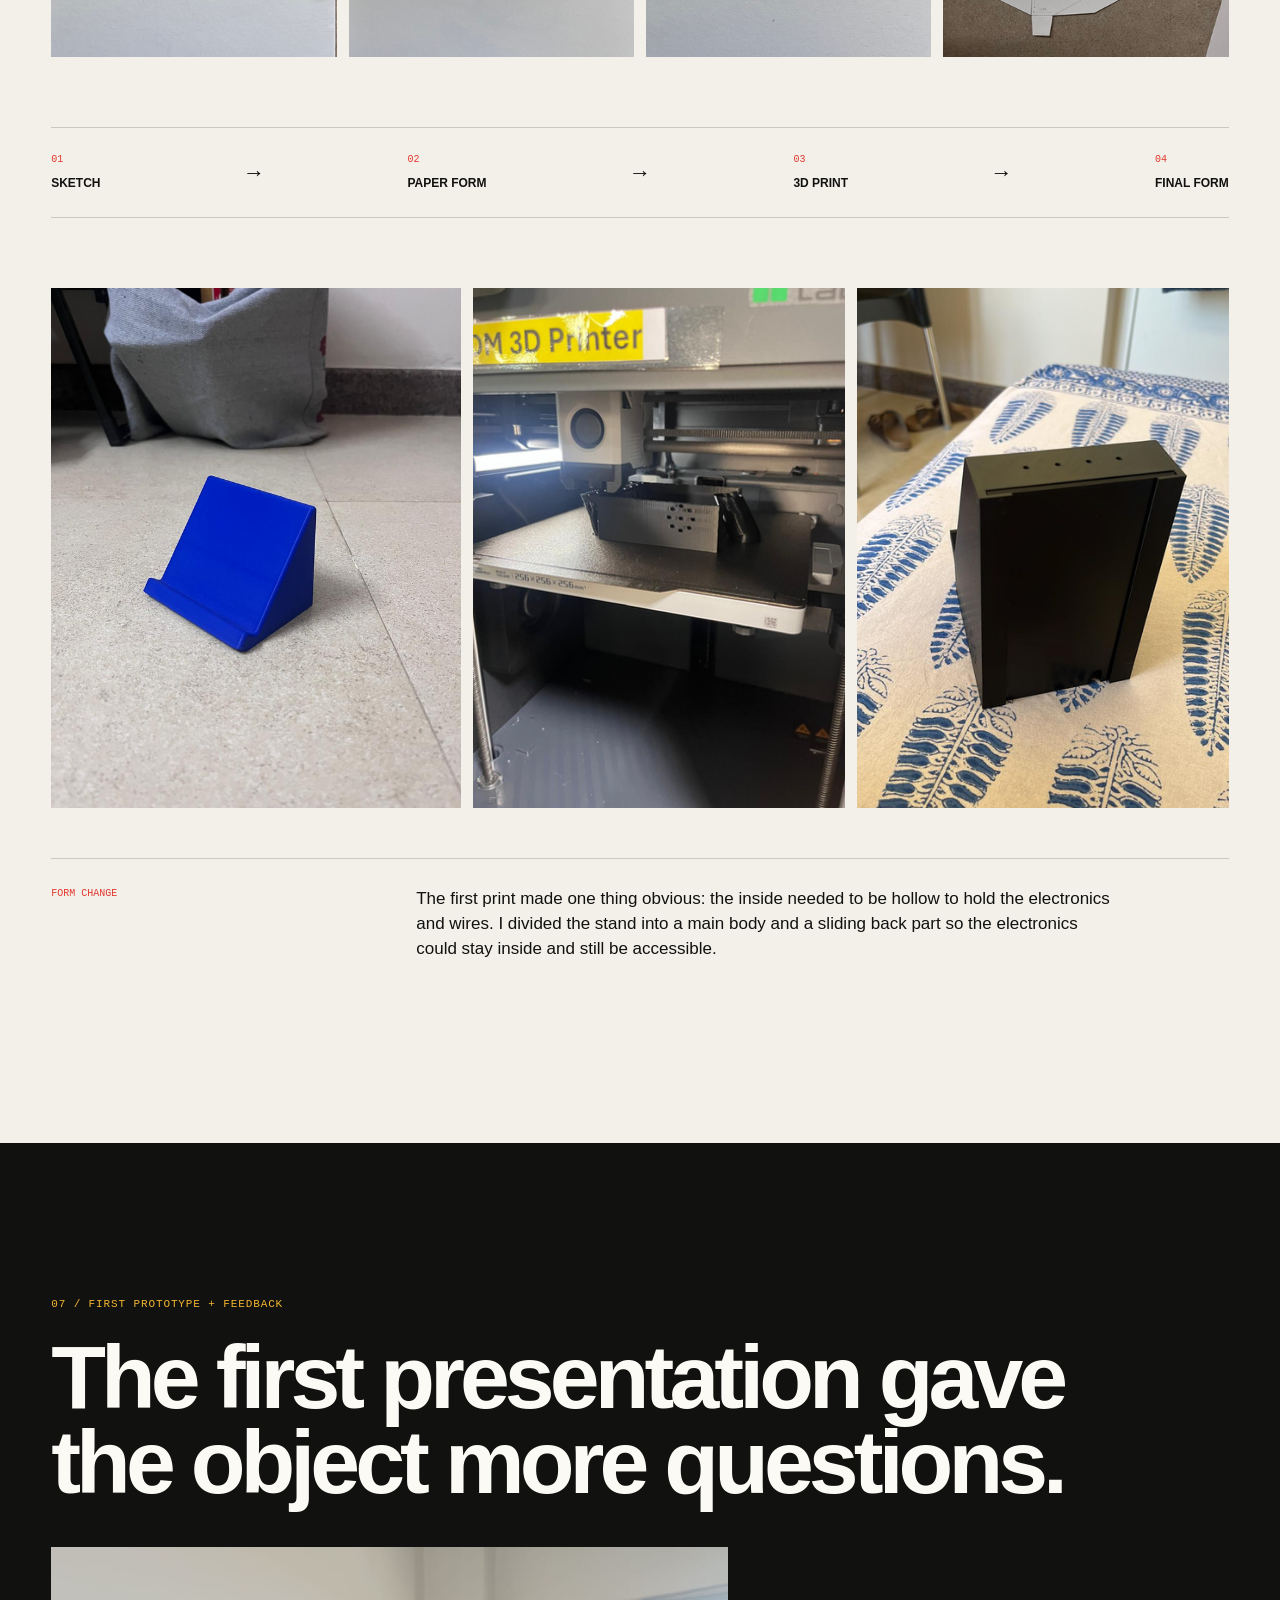
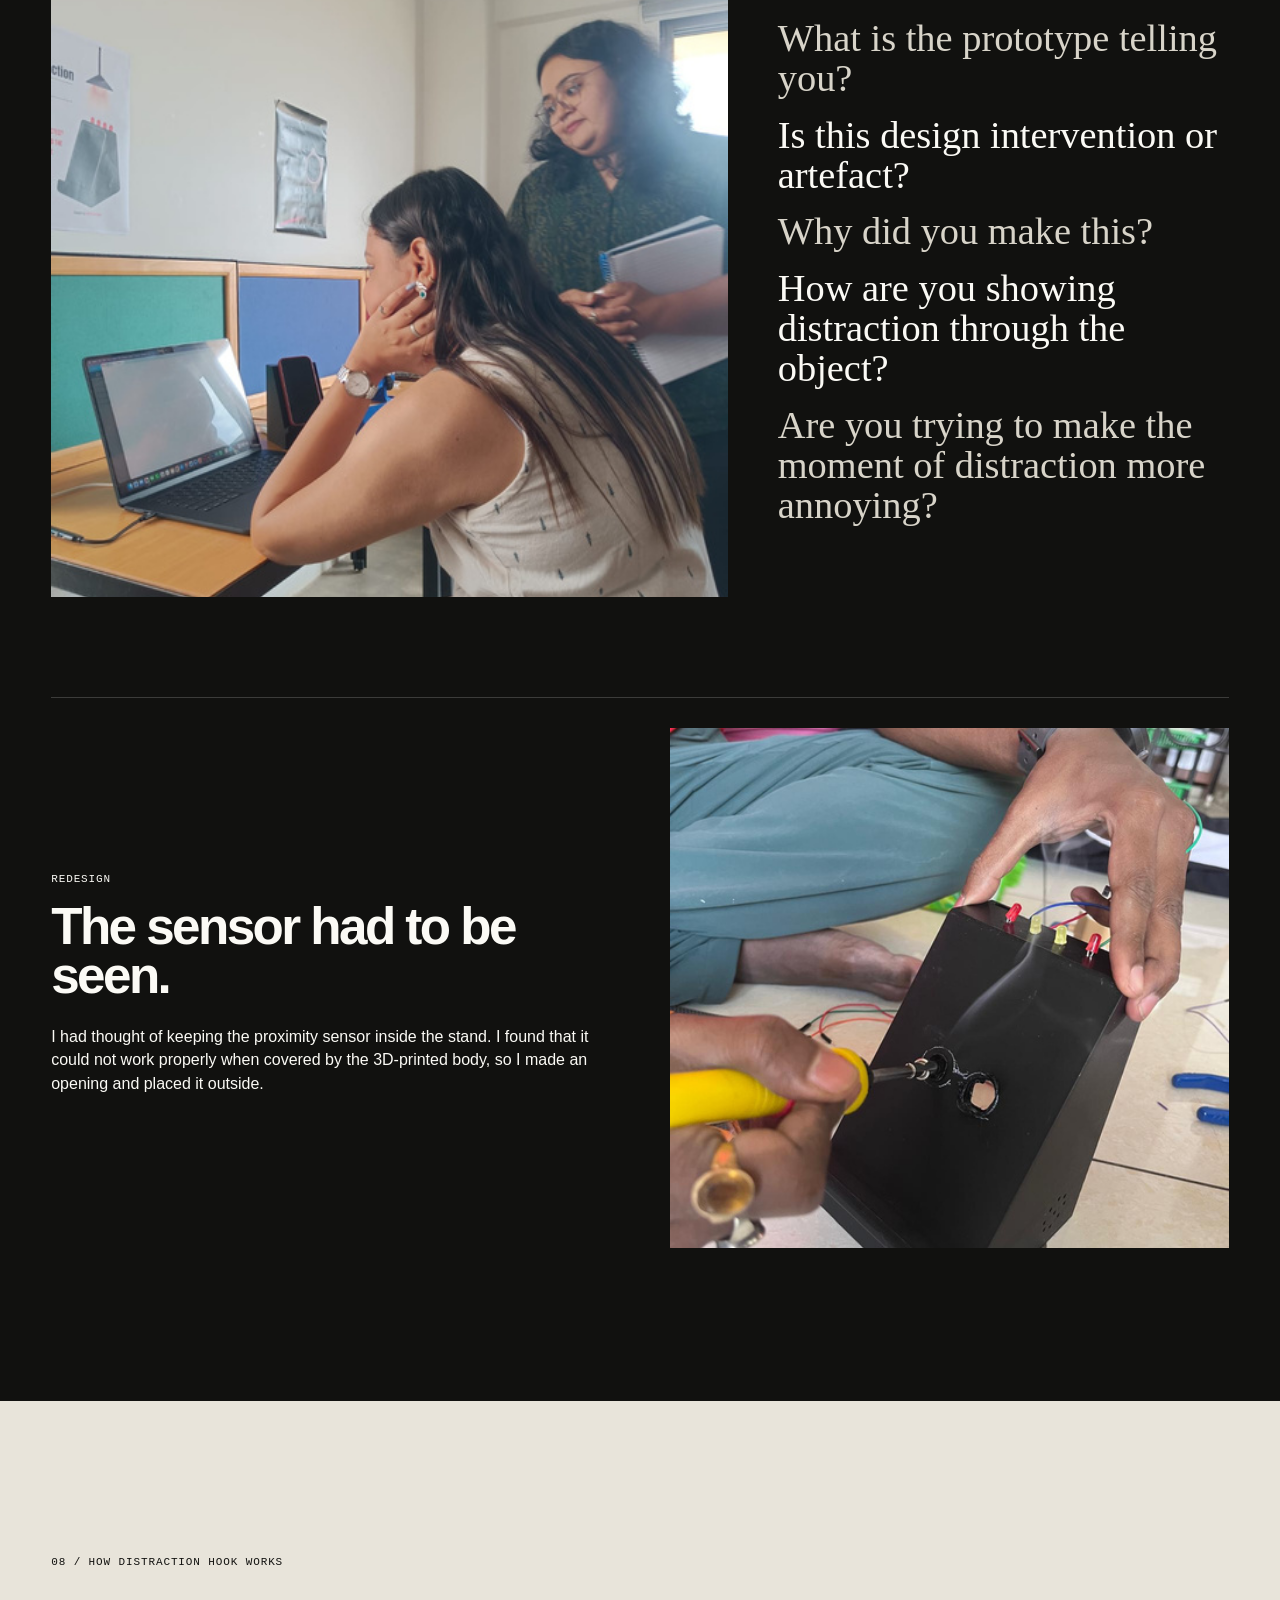
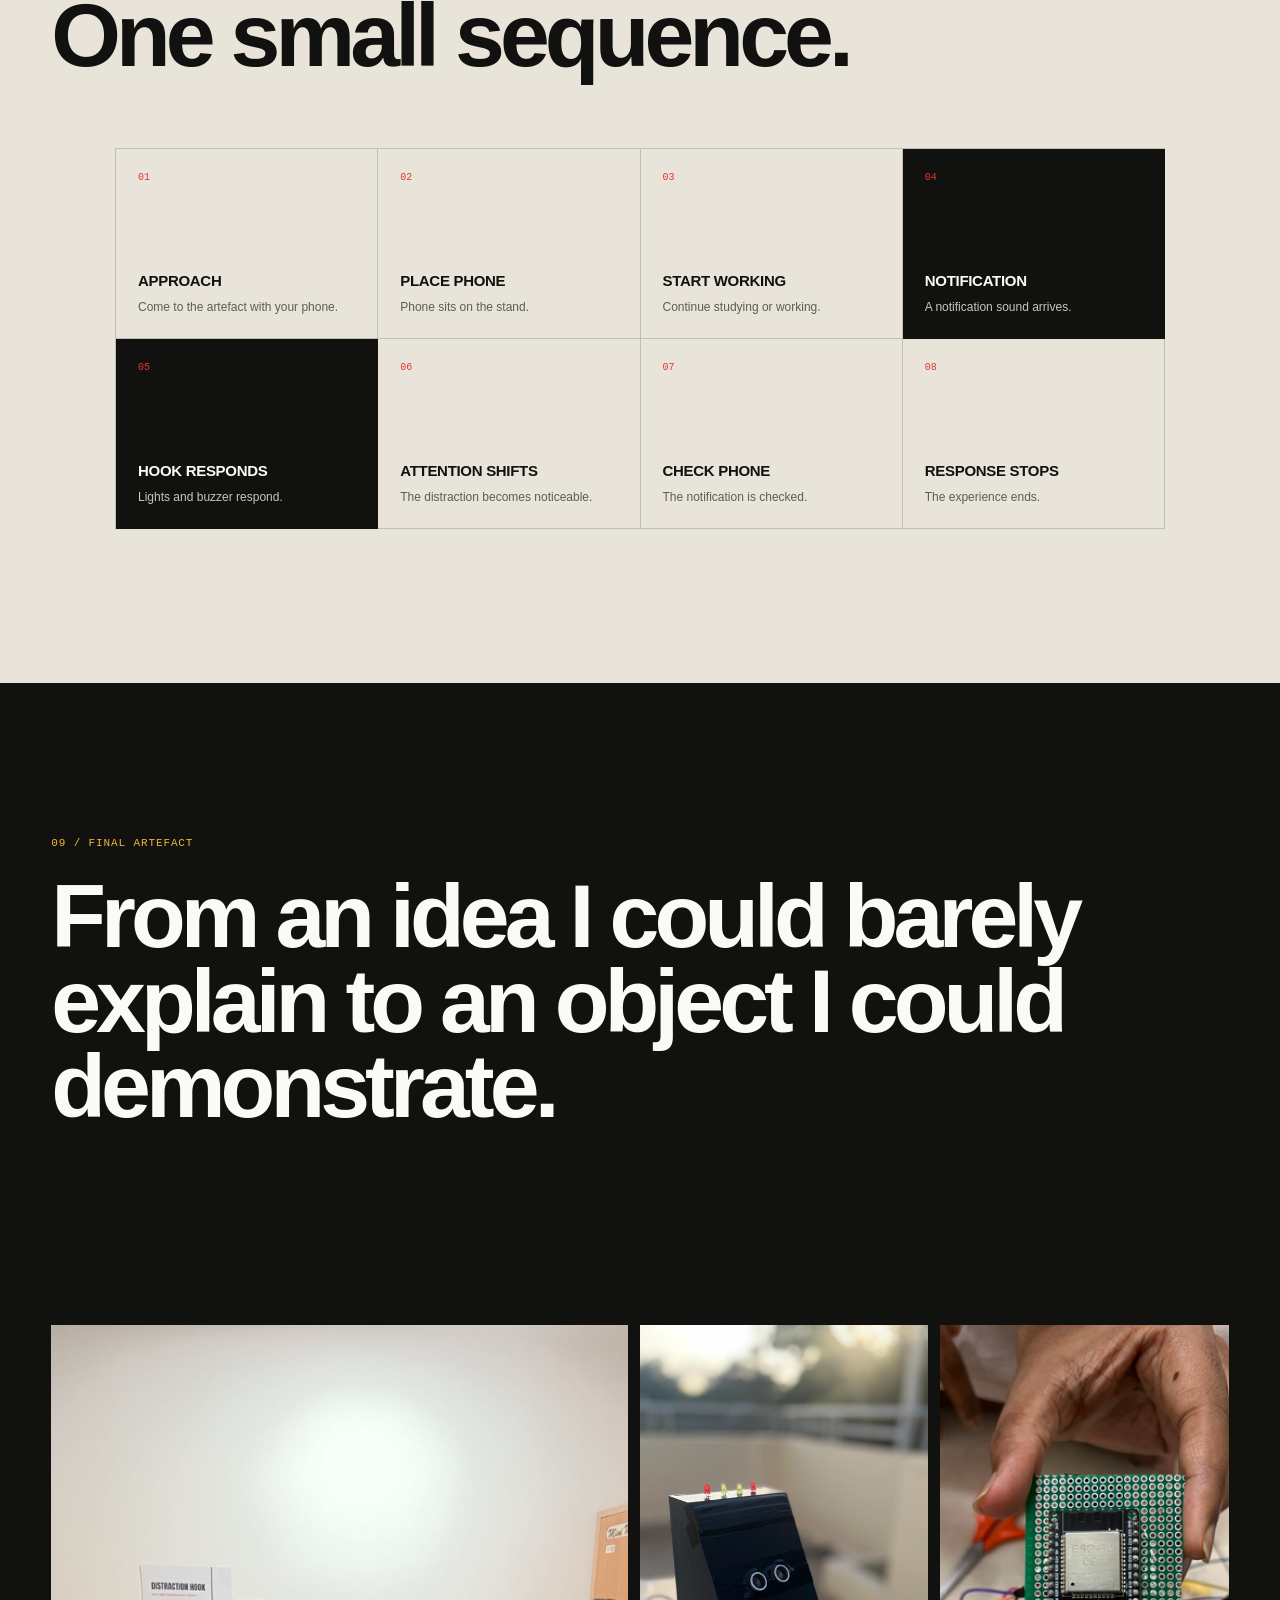
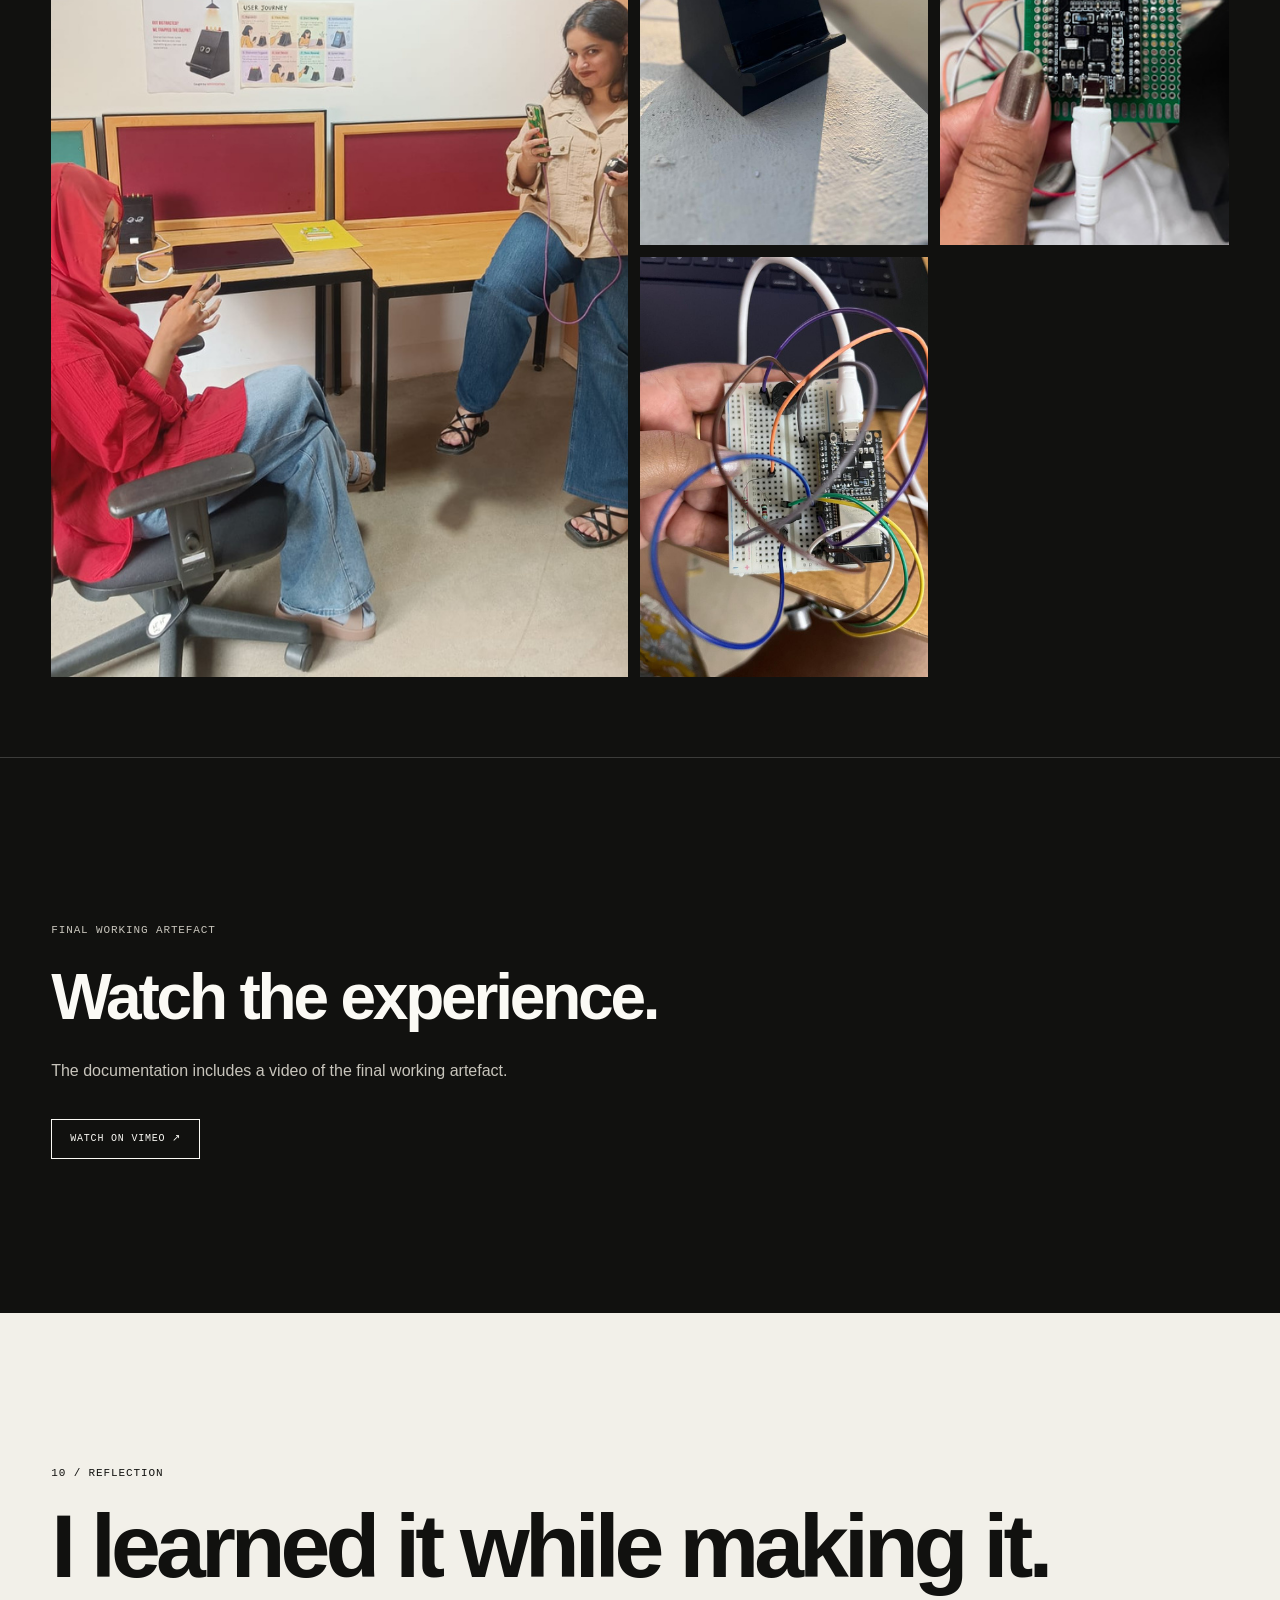
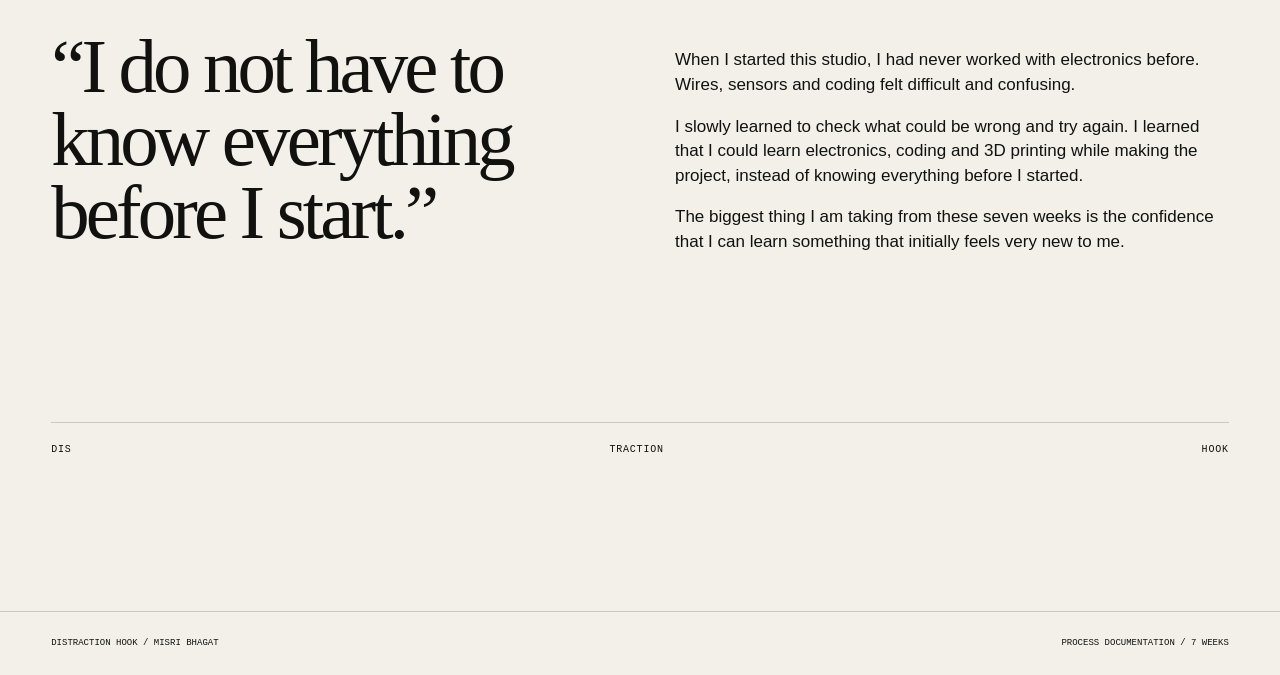
<file: distraction_hook_site/index.html>
<!doctype html>
<html lang="en">
<head>
  <meta charset="utf-8">
  <meta name="viewport" content="width=device-width, initial-scale=1">
  <meta name="description" content="Distraction Hook — process documentation by Misri Bhagat, M.A. Experience Design.">
  <title>Distraction Hook — Misri Bhagat</title>
  <link rel="stylesheet" href="style.css">
</head>
<body>
  <div class="progress" aria-hidden="true"><span id="progressBar"></span></div>

  <header class="site-nav">
    <a class="wordmark" href="#top">DIS<span>TRACTION</span> HOOK</a>
    <nav aria-label="Primary navigation">
      <a href="#question">Question</a>
      <a href="#making">Making</a>
      <a href="#final">Final</a>
    </nav>
  </header>

  <main id="top">
    <!-- 01 HERO -->
    <section class="hero section-pad">
      <div class="hero-copy reveal">
        <p class="eyebrow">STUDIO: BY ANY MEDIA NECESSARY / PROCESS DOCUMENTATION</p>
        <h1>Distraction<br><em>Hook</em></h1>
        <p class="hero-question">What happens in the small moment when a notification pulls our attention away?</p>
        <div class="meta">
          <span>7 WEEKS</span>
          <span>MISRI BHAGAT</span>
          <span>M.A. EXPERIENCE DESIGN — YEAR 2</span>
        </div>
      </div>
      <figure class="hero-object reveal">
        <img src="assets/p01_img1.png" alt="Views of the Distraction Hook phone stand with red and amber lights">
        <figcaption>Final artefact / phone stand + electronics</figcaption>
      </figure>
    </section>

    <!-- 02 QUESTION -->
    <section id="question" class="dark-section">
      <div class="section-pad narrow reveal">
        <p class="section-number">01 / THE QUESTION</p>
        <h2>I started by asking what happens when technology enters an existing system.</h2>
        <div class="two-col">
          <p>The studio began with the Luddite Movement, Critical Making and Protocol. I kept returning to how technology changes the systems and habits already around us.</p>
          <p>I moved from larger systems to something much closer to everyday life: my relationship with my phone.</p>
        </div>
      </div>
      <div class="quote-wrap reveal">
        <p class="giant-quote">“I am doing something. The phone gives me a notification. I notice it. My attention moves towards the phone.”</p>
      </div>
      <div class="section-pad narrow reveal">
        <div class="two-col">
          <p>I was not trying to say that phones are bad or that people should stop using them. I wanted to understand the small everyday behaviour that happens when a notification pulls us away from what we were already doing.</p>
          <p class="mono-note">LUDDITES → CRITICAL MAKING → PROTOCOL → NOTIFICATION → ATTENTION SHIFT</p>
        </div>
      </div>
    </section>

    <!-- 03 ATTENTION -->
    <section class="attention section-pad" id="attention">
      <div class="section-heading reveal">
        <p class="section-number">02 / FROM TECHNOLOGY TO ATTENTION</p>
        <h2>The idea became smaller.</h2>
        <p>From changing systems to one tiny, familiar moment.</p>
      </div>
      <div class="attention-sequence reveal" aria-label="Notification and attention sequence">
        <div class="attention-step"><b>01</b><span>WORK</span><small>already doing something</small></div>
        <div class="signal-line"></div>
        <div class="attention-step signal"><b>02</b><span>NOTIFICATION</span><small>small sound</small></div>
        <div class="signal-line"></div>
        <div class="attention-step"><b>03</b><span>NOTICE</span><small>attention shifts</small></div>
        <div class="signal-line"></div>
        <div class="attention-step"><b>04</b><span>PHONE</span><small>check it</small></div>
      </div>
    </section>

    <!-- 04 INTERACTION -->
    <section class="interactive dark-section section-pad" id="interaction">
      <div class="interactive-intro reveal">
        <p class="section-number">03 / TRY THE MOMENT</p>
        <h2>Trigger a distraction.</h2>
        <p>The physical artefact listens for a notification sound while the phone is on the stand. Here, the interaction is simplified for the web.</p>
      </div>
      <div class="hook-demo reveal" id="hookDemo">
        <div class="demo-phone" aria-live="polite">
          <div class="phone-speaker"></div>
          <div class="phone-screen">
            <span class="phone-time">10:42</span>
            <span class="notification-dot"></span>
            <div class="phone-notification" id="phoneNotification">
              <strong>Notification</strong>
              <span>New message received</span>
            </div>
          </div>
        </div>
        <div class="demo-stand">
          <span class="demo-sensor" aria-hidden="true"></span>
          <div class="demo-lights" aria-label="Artefact indicator lights">
            <i></i><i></i><i></i><i></i>
          </div>
          <div class="demo-speaker" aria-hidden="true"></div>
        </div>
        <p class="demo-status" id="demoStatus">PHONE READY / WAITING</p>
        <button class="trigger-btn" id="triggerBtn" type="button">Trigger notification</button>
        <button class="reset-btn" id="resetBtn" type="button" hidden>Reset</button>
      </div>
    </section>

    <!-- 05 MAKING -->
    <section id="making" class="making section-pad">
      <div class="section-heading reveal">
        <p class="section-number">04 / MAKING THE THING</p>
        <h2>I learned the parts by making them work.</h2>
        <p>I started with almost no experience in electronics, coding or 3D printing. I tested one component at a time, then began combining them.</p>
      </div>
      <div class="component-grid">
        <article class="component reveal"><span>01</span><h3>ESP32</h3><p>First, I checked whether the board itself was working.</p></article>
        <article class="component reveal"><span>02</span><h3>MICROPHONE</h3><p>I tested sound values through the serial monitor.</p></article>
        <article class="component reveal"><span>03</span><h3>LEDs</h3><p>I added the lights and tested their response.</p></article>
        <article class="component reveal"><span>04</span><h3>PROXIMITY SENSOR</h3><p>I tested whether the phone distance could be detected.</p></article>
      </div>
      <div class="photo-strip reveal">
        <figure><img src="assets/p12_img1.jpeg" alt="Electronics prototype with wires and components"></figure>
        <figure><img src="assets/p12_img3.jpeg" alt="ESP32, wires and components on a breadboard"></figure>
        <figure><img src="assets/p11_img2.jpeg" alt="Proximity sensor and electronics on a breadboard"></figure>
      </div>
      <div class="code-detail reveal">
        <div>
          <p class="mono-label">TESTING / SERIAL MONITOR</p>
          <h3>One component at a time.</h3>
        </div>
        <img src="assets/p07_img1.png" alt="Screenshot of ESP32 test code">
      </div>
    </section>

    <!-- 06 FAILURE -->
    <section class="failure dark-section section-pad" id="failure">
      <div class="failure-copy reveal">
        <p class="section-number">05 / FAILURE + ITERATION</p>
        <h2>Nothing worked all at once.</h2>
        <p>A code that worked for one component did not always work when another was added. Sometimes a jumper wire was not working. Sometimes a connection was loose. Sometimes I needed another material.</p>
        <p>I kept changing the code, uploading it, testing it and trying again because I wanted to see the experience I had imagined actually happen.</p>
      </div>
      <div class="failure-images reveal">
        <img src="assets/p28_img3.jpeg" alt="Close-up of electronics and wiring during assembly">
        <img src="assets/p28_img4.jpeg" alt="Electronics being worked on during the build">
        <img src="assets/p28_img5.jpeg" alt="Hand holding the electronics assembly">
      </div>
      <div class="failure-line mono-note">TEST → BREAK → CHECK → CHANGE → TEST AGAIN</div>
    </section>

    <!-- 07 FORM -->
    <section class="form-section section-pad" id="form">
      <div class="section-heading reveal">
        <p class="section-number">06 / FROM SKETCH TO OBJECT</p>
        <h2>The form changed because the making changed.</h2>
        <p>I did not know how the phone stand would look in the beginning. Sketches, paper forms and the first print helped me understand what the object actually needed.</p>
      </div>
      <div class="sketch-grid reveal">
        <figure><img src="assets/p13_img1.jpeg" alt="Early phone stand sketch"></figure>
        <figure><img src="assets/p13_img4.jpeg" alt="Phone stand sketch with side profile"></figure>
        <figure><img src="assets/p13_img5.jpeg" alt="Phone stand concept sketch"></figure>
        <figure><img src="assets/p15_img2.jpeg" alt="Paper prototype of the phone stand"></figure>
      </div>
      <div class="form-progress reveal">
        <div><span>01</span><strong>SKETCH</strong></div>
        <div class="arrow">→</div>
        <div><span>02</span><strong>PAPER FORM</strong></div>
        <div class="arrow">→</div>
        <div><span>03</span><strong>3D PRINT</strong></div>
        <div class="arrow">→</div>
        <div><span>04</span><strong>FINAL FORM</strong></div>
      </div>
      <div class="large-forms reveal">
        <figure><img src="assets/p16_img1.jpeg" alt="3D printing the phone stand"></figure>
        <figure><img src="assets/p18_img2.jpeg" alt="3D printed Distraction Hook form"></figure>
        <figure><img src="assets/p18_img3.jpeg" alt="Printed Distraction Hook shown during making"></figure>
      </div>
      <div class="form-note reveal">
        <span class="red-mark">FORM CHANGE</span>
        <p>The first print made one thing obvious: the inside needed to be hollow to hold the electronics and wires. I divided the stand into a main body and a sliding back part so the electronics could stay inside and still be accessible.</p>
      </div>
    </section>

    <!-- 08 FEEDBACK -->
    <section class="feedback dark-section section-pad" id="feedback">
      <div class="section-heading reveal">
        <p class="section-number">07 / FIRST PROTOTYPE + FEEDBACK</p>
        <h2>The first presentation gave the object more questions.</h2>
      </div>
      <div class="feedback-layout">
        <figure class="presentation-image reveal">
          <img src="assets/p20_img1.jpeg" alt="First prototype being presented">
        </figure>
        <div class="questions reveal">
          <p>What is the prototype telling you?</p>
          <p>Is this design intervention or artefact?</p>
          <p>Why did you make this?</p>
          <p>How are you showing distraction through the object?</p>
          <p>Are you trying to make the moment of distraction more annoying?</p>
        </div>
      </div>
      <div class="sensor-change reveal">
        <div>
          <span class="mono-label">REDESIGN</span>
          <h3>The sensor had to be seen.</h3>
          <p>I had thought of keeping the proximity sensor inside the stand. I found that it could not work properly when covered by the 3D-printed body, so I made an opening and placed it outside.</p>
        </div>
        <img src="assets/p21_img1.jpeg" alt="Opening made in the stand for the proximity sensor">
      </div>
    </section>

    <!-- 09 HOW IT WORKS -->
    <section class="journey section-pad" id="journey">
      <div class="section-heading reveal">
        <p class="section-number">08 / HOW DISTRACTION HOOK WORKS</p>
        <h2>One small sequence.</h2>
      </div>
      <div class="journey-track">
        <div class="journey-item reveal"><span>01</span><b>APPROACH</b><small>Come to the artefact with your phone.</small></div>
        <div class="journey-item reveal"><span>02</span><b>PLACE PHONE</b><small>Phone sits on the stand.</small></div>
        <div class="journey-item reveal"><span>03</span><b>START WORKING</b><small>Continue studying or working.</small></div>
        <div class="journey-item signal-step reveal"><span>04</span><b>NOTIFICATION</b><small>A notification sound arrives.</small></div>
        <div class="journey-item signal-step reveal"><span>05</span><b>HOOK RESPONDS</b><small>Lights and buzzer respond.</small></div>
        <div class="journey-item reveal"><span>06</span><b>ATTENTION SHIFTS</b><small>The distraction becomes noticeable.</small></div>
        <div class="journey-item reveal"><span>07</span><b>CHECK PHONE</b><small>The notification is checked.</small></div>
        <div class="journey-item reveal"><span>08</span><b>RESPONSE STOPS</b><small>The experience ends.</small></div>
      </div>
    </section>

    <!-- 10 FINAL -->
    <section id="final" class="final dark-section">
      <div class="section-pad">
        <div class="section-heading reveal">
          <p class="section-number">09 / FINAL ARTEFACT</p>
          <h2>From an idea I could barely explain to an object I could demonstrate.</h2>
        </div>
      </div>
      <div class="final-gallery">
        <figure class="wide reveal"><img src="assets/p27_img1.jpeg" alt="Final Distraction Hook artefact in presentation space"></figure>
        <figure class="portrait reveal"><img src="assets/p28_img1.jpeg" alt="Final artefact outdoors"></figure>
        <figure class="portrait reveal"><img src="assets/p28_img2.jpeg" alt="Hand holding the final electronics assembly"></figure>
        <figure class="portrait reveal"><img src="assets/p28_img4.jpeg" alt="Electronics inside the final object"></figure>
      </div>
      <div class="video-block section-pad reveal">
        <p class="mono-label">FINAL WORKING ARTEFACT</p>
        <h3>Watch the experience.</h3>
        <p>The documentation includes a video of the final working artefact.</p>
        <a class="video-link" href="https://vimeo.com/1226021478?share=copy" target="_blank" rel="noopener">WATCH ON VIMEO ↗</a>
      </div>
    </section>

    <!-- 11 REFLECTION -->
    <section class="reflection section-pad" id="reflection">
      <div class="section-heading reveal">
        <p class="section-number">10 / REFLECTION</p>
        <h2>I learned it while making it.</h2>
      </div>
      <div class="reflection-layout">
        <p class="closing-quote reveal">“I do not have to know everything before I start.”</p>
        <div class="reflection-copy reveal">
          <p>When I started this studio, I had never worked with electronics before. Wires, sensors and coding felt difficult and confusing.</p>
          <p>I slowly learned to check what could be wrong and try again. I learned that I could learn electronics, coding and 3D printing while making the project, instead of knowing everything before I started.</p>
          <p>The biggest thing I am taking from these seven weeks is the confidence that I can learn something that initially feels very new to me.</p>
        </div>
      </div>
      <div class="end-mark reveal">
        <span>DIS</span><span>TRACTION</span><span>HOOK</span>
      </div>
    </section>
  </main>

  <footer class="footer">
    <span>DISTRACTION HOOK / MISRI BHAGAT</span>
    <span>PROCESS DOCUMENTATION / 7 WEEKS</span>
  </footer>

  <script src="script.js"></script>
</body>
</html>
</file>
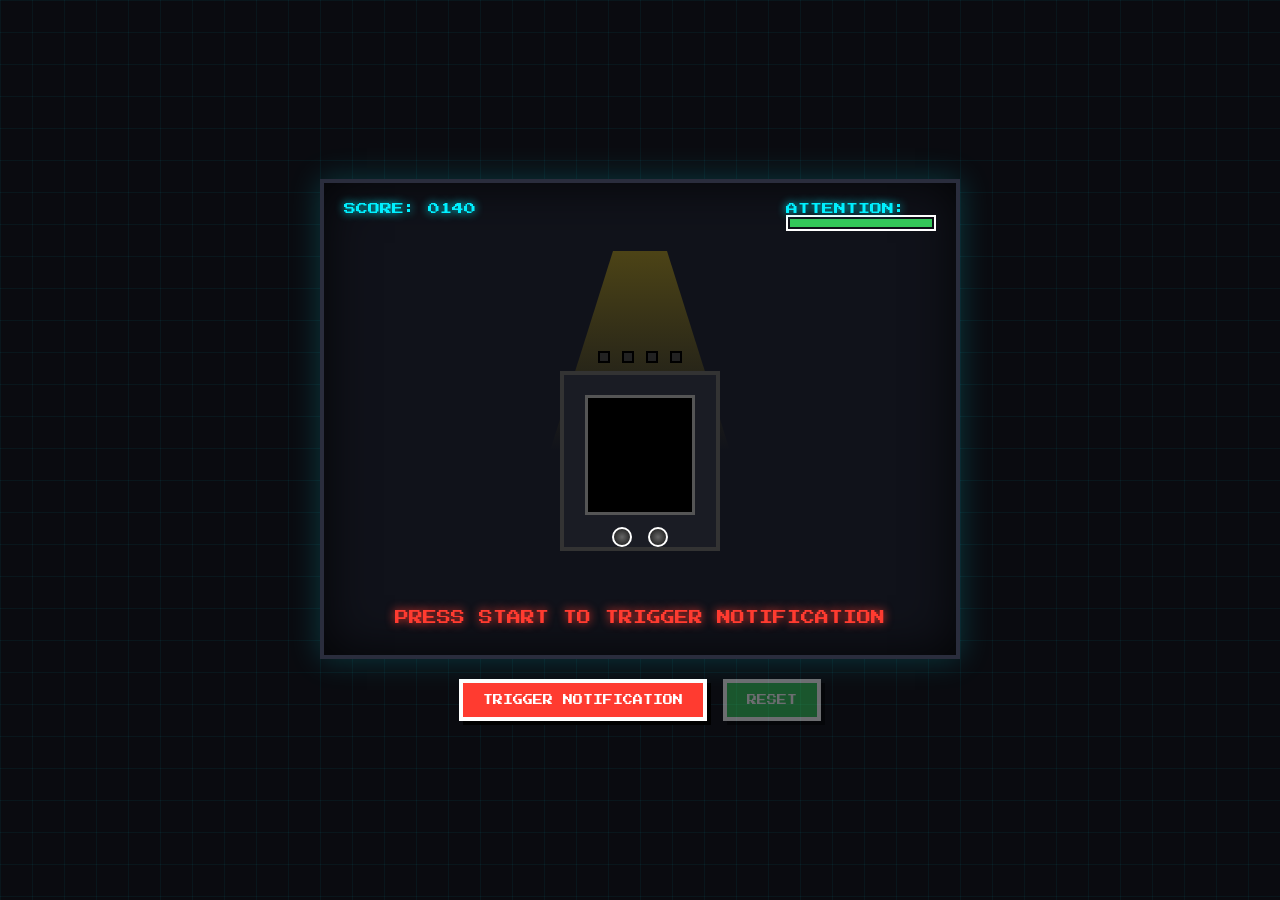
<file: game.html>
<!DOCTYPE html>
<html lang="en">

<head>
    <meta charset="UTF-8">
    <meta name="viewport" content="width=device-width, initial-scale=1.0">
    <title>Distraction Hook — Pixel Arcade Game</title>
    <link href="https://fonts.googleapis.com/css2?family=Press+Start+2P&family=Space+Mono&display=swap"
        rel="stylesheet">
    <style>
        :root {
            --bg-dark: #0a0b10;
            --signal-red: #ff3b30;
            --signal-yellow: #ffd60a;
            --cyan-glow: #00f0ff;
        }

        * {
            box-sizing: border-box;
            margin: 0;
            padding: 0;
        }

        body {
            background-color: var(--bg-dark);
            background-image:
                linear-gradient(rgba(0, 240, 255, 0.05) 1px, transparent 1px),
                linear-gradient(90deg, rgba(0, 240, 255, 0.05) 1px, transparent 1px);
            background-size: 32px 32px;
            color: #fff;
            font-family: 'Press Start 2P', monospace;
            display: flex;
            flex-direction: column;
            align-items: center;
            justify-content: center;
            min-height: 100vh;
            overflow: hidden;
        }

        /* Arcade Cabinet Frame */
        .arcade-screen {
            width: 640px;
            height: 480px;
            background-color: #10121a;
            border: 4px solid #2a2d3d;
            box-shadow: 0 0 30px rgba(0, 240, 255, 0.2), inset 0 0 50px rgba(0, 0, 0, 0.8);
            position: relative;
            display: flex;
            flex-direction: column;
            justify-content: space-between;
            padding: 20px;
        }

        .arcade-screen.shake {
            animation: arcade-shake 0.1s infinite;
        }

        @keyframes arcade-shake {
            0% {
                transform: translate(2px, 2px);
            }

            50% {
                transform: translate(-3px, -1px);
            }

            100% {
                transform: translate(1px, -2px);
            }
        }

        /* HUD Bar */
        .hud-bar {
            display: flex;
            justify-content: space-between;
            font-size: 12px;
            color: var(--cyan-glow);
            text-shadow: 0 0 8px var(--cyan-glow);
        }

        .attention-meter {
            width: 150px;
            height: 16px;
            border: 2px solid #fff;
            padding: 2px;
        }

        .attention-fill {
            width: 100%;
            height: 100%;
            background-color: #34c759;
            transition: all 0.3s ease;
        }

        .attention-fill.danger {
            width: 15%;
            background-color: var(--signal-red);
            box-shadow: 0 0 12px var(--signal-red);
        }

        /* Stage Area */
        .stage-area {
            display: flex;
            flex-direction: column;
            align-items: center;
            position: relative;
        }

        /* Spotlight */
        .spotlight {
            width: 180px;
            height: 200px;
            background: linear-gradient(180deg, rgba(255, 214, 10, 0.25) 0%, transparent 100%);
            clip-path: polygon(35% 0%, 65% 0%, 100% 100%, 0% 100%);
            position: absolute;
            top: -40px;
            pointer-events: none;
        }

        /* Pixel Artefact */
        .artefact-wrapper {
            position: relative;
            margin-top: 60px;
            display: flex;
            flex-direction: column;
            align-items: center;
        }

        .pixel-leds {
            display: flex;
            gap: 12px;
            margin-bottom: 8px;
        }

        .pixel-led {
            width: 12px;
            height: 12px;
            background-color: #222;
            border: 2px solid #000;
        }

        .pixel-led.red.active {
            background-color: var(--signal-red);
            box-shadow: 0 0 16px var(--signal-red);
        }

        .pixel-led.yellow.active {
            background-color: var(--signal-yellow);
            box-shadow: 0 0 16px var(--signal-yellow);
        }

        .pixel-stand {
            width: 160px;
            height: 180px;
            background-color: #1a1c24;
            border: 4px solid #333;
            position: relative;
            display: flex;
            flex-direction: column;
            align-items: center;
            padding-top: 20px;
        }

        .pixel-phone {
            width: 110px;
            height: 120px;
            background-color: #000;
            border: 3px solid #555;
            padding: 6px;
            position: relative;
        }

        .pixel-notification {
            background-color: var(--cyan-glow);
            color: #000;
            font-size: 8px;
            padding: 6px;
            line-height: 1.4;
            opacity: 0;
            transform: translateY(-8px);
            transition: all 0.2s ease;
        }

        .pixel-notification.active {
            opacity: 1;
            transform: translateY(0);
        }

        .sensor-eyes {
            display: flex;
            gap: 16px;
            margin-top: 12px;
        }

        .sensor-eye {
            width: 20px;
            height: 20px;
            border-radius: 50%;
            background: radial-gradient(#666, #111);
            border: 2px solid #fff;
        }

        /* Game Banner Alert */
        .game-banner {
            font-size: 14px;
            color: var(--signal-red);
            text-shadow: 0 0 10px var(--signal-red);
            text-align: center;
            min-height: 24px;
        }

        /* Controls */
        .controls {
            margin-top: 20px;
            display: flex;
            gap: 16px;
        }

        .arcade-btn {
            font-family: 'Press Start 2P', monospace;
            padding: 12px 20px;
            font-size: 10px;
            color: #fff;
            background-color: #ff3b30;
            border: 4px solid #fff;
            cursor: pointer;
            box-shadow: 4px 4px 0px #000;
        }

        .arcade-btn:hover {
            transform: translate(-2px, -2px);
            box-shadow: 6px 6px 0px #000;
        }

        .arcade-btn:disabled {
            opacity: 0.4;
            cursor: not-allowed;
            transform: none;
            box-shadow: 4px 4px 0px #000;
        }
    </style>
</head>

<body>

    <div class="arcade-screen" id="arcade-screen">
        <!-- HUD -->
        <div class="hud-bar">
            <div>SCORE: <span id="score-val">0140</span></div>
            <div>
                ATTENTION:
                <div class="attention-meter">
                    <div class="attention-fill" id="attention-fill"></div>
                </div>
            </div>
        </div>

        <!-- STAGE -->
        <div class="stage-area">
            <div class="spotlight"></div>

            <div class="artefact-wrapper">
                <div class="pixel-leds">
                    <div class="pixel-led red" id="p-led-1"></div>
                    <div class="pixel-led yellow" id="p-led-2"></div>
                    <div class="pixel-led yellow" id="p-led-3"></div>
                    <div class="pixel-led red" id="p-led-4"></div>
                </div>

                <div class="pixel-stand">
                    <div class="pixel-phone">
                        <div class="pixel-notification" id="p-notif">
                            ! NEW CHIME<br>
                            PING DETECTED
                        </div>
                    </div>
                    <div class="sensor-eyes">
                        <div class="sensor-eye"></div>
                        <div class="sensor-eye"></div>
                    </div>
                </div>
            </div>
        </div>

        <!-- BANNER -->
        <div class="game-banner" id="game-banner">PRESS START TO TRIGGER NOTIFICATION</div>
    </div>

    <div class="controls">
        <button class="arcade-btn" id="btn-trigger">TRIGGER NOTIFICATION</button>
        <button class="arcade-btn" id="btn-reset" style="background-color: #34c759;" disabled>RESET</button>
    </div>

    <script>
        const screen = document.getElementById('arcade-screen');
        const triggerBtn = document.getElementById('btn-trigger');
        const resetBtn = document.getElementById('btn-reset');
        const notif = document.getElementById('p-notif');
        const fill = document.getElementById('attention-fill');
        const banner = document.getElementById('game-banner');
        const leds = [
            document.getElementById('p-led-1'),
            document.getElementById('p-led-2'),
            document.getElementById('p-led-3'),
            document.getElementById('p-led-4')
        ];

        let loop = null;

        triggerBtn.addEventListener('click', () => {
            triggerBtn.disabled = true;
            resetBtn.disabled = false;
            screen.classList.add('shake');
            notif.classList.add('active');
            fill.classList.add('danger');
            banner.textContent = 'ATTENTION SHIFTED! GAME OVER';

            loop = setInterval(() => {
                leds.forEach(led => {
                    if (Math.random() > 0.4) led.classList.add('active');
                    else led.classList.remove('active');
                });
            }, 80);
        });

        resetBtn.addEventListener('click', () => {
            triggerBtn.disabled = false;
            resetBtn.disabled = true;
            screen.classList.remove('shake');
            notif.classList.remove('active');
            fill.classList.remove('danger');
            banner.textContent = 'PRESS START TO TRIGGER NOTIFICATION';
            clearInterval(loop);
            leds.forEach(led => led.classList.remove('active'));
        });
    </script>
</body>

</html>
</file>
<file: style.css>
/* Distraction Hook — process documentation CSS */
:root {
  --ink: #11110f;
  --paper: #f2f0e9;
  --warm: #e8e4da;
  --white: #fbfaf5;
  --red: #e4372f;
  --amber: #f2b632;
  --line: rgba(17, 17, 15, .18);
  --dark-line: rgba(255, 255, 255, .18);
  --max: 1280px;
  --pad: clamp(20px, 4vw, 64px);
  --serif: Georgia, "Times New Roman", serif;
  --sans: Inter, Helvetica, Arial, sans-serif;
  --mono: "SFMono-Regular", Consolas, "Liberation Mono", monospace;
  /* Tech hero palette */
  --hero-bg: #080c10;
  --hero-accent: #00e5ff;
  --hero-accent2: #7b2fff;
  --hero-grid: rgba(0, 229, 255, 0.06);
  --hero-text: #e8edf5;
}

* {
  box-sizing: border-box;
}

html {
  scroll-behavior: smooth;
}

html {
  scroll-behavior: smooth;
  background: var(--hero-bg);
}

body {
  margin: 0;
  background: var(--hero-bg);
  background-image:
    linear-gradient(rgba(0, 229, 255, 0.04) 1px, transparent 1px),
    linear-gradient(90deg, rgba(0, 229, 255, 0.04) 1px, transparent 1px),
    radial-gradient(ellipse 80% 60% at 50% 20%, rgba(123, 47, 255, 0.16) 0%, transparent 70%),
    radial-gradient(ellipse 60% 80% at 20% 60%, rgba(0, 229, 255, 0.08) 0%, transparent 60%),
    radial-gradient(ellipse 70% 60% at 80% 85%, rgba(123, 47, 255, 0.14) 0%, transparent 65%);
  background-size: 48px 48px, 48px 48px, 100% 100%, 100% 100%, 100% 100%;
  background-attachment: fixed;
  background-repeat: repeat, repeat, no-repeat, no-repeat, no-repeat;
  color: var(--hero-text);
  font-family: var(--sans);
  line-height: 1.45;
  min-height: 100vh;
  overflow-x: hidden;
}

img {
  display: block;
  max-width: 100%;
}

figure {
  margin: 0;
}

a {
  color: inherit;
}

button {
  font: inherit;
}

.site-nav {
  position: fixed;
  z-index: 20;
  top: 0;
  left: 0;
  right: 0;
  height: 58px;
  display: flex;
  align-items: center;
  justify-content: space-between;
  padding: 0 var(--pad);
  mix-blend-mode: normal;
  background: rgba(8, 12, 16, 0.82);
  backdrop-filter: blur(12px);
  border-bottom: 1px solid rgba(0, 229, 255, 0.12);
  color: #e8edf5;
}

.wordmark {
  font-size: 12px;
  font-weight: 800;
  letter-spacing: .08em;
  text-decoration: none;
}

.wordmark span {
  color: #ffffff;
}

.site-nav nav {
  display: flex;
  gap: 24px;
}

.site-nav nav a {
  font-size: 11px;
  text-decoration: none;
  text-transform: uppercase;
  letter-spacing: .08em;
  color: rgba(232, 237, 245, 0.75);
  transition: color .2s;
}

.site-nav nav a:hover {
  color: var(--hero-accent);
}

.progress {
  position: fixed;
  z-index: 30;
  top: 0;
  left: 0;
  width: 100%;
  height: 3px;
  background: transparent;
}

.progress span {
  display: block;
  width: 0;
  height: 100%;
  background: var(--hero-accent);
}

.section-pad {
  padding: clamp(100px, 12vw, 180px) var(--pad);
}

.narrow {
  max-width: var(--max);
  margin: auto;
}

.eyebrow,
.section-number,
.mono-label,
.mono-note {
  font-family: var(--mono);
  font-size: 11px;
  letter-spacing: .08em;
  text-transform: uppercase;
}

/* Tech-styled eyebrow on hero */
.hero .eyebrow {
  font-family: var(--mono);
  font-size: 11px;
  letter-spacing: .10em;
  text-transform: uppercase;
  color: rgba(232, 237, 245, 0.7);
  margin: 0;
  display: block;
  line-height: 1.6;
}

.eyebrow-row2 {
  margin-top: 6px !important;
}

.meta-pipe {
  color: rgba(0, 229, 255, 0.4);
  font-weight: 400;
  margin: 0 4px;
}

.meta-label {
  font-family: var(--mono);
  font-size: 11px;
  letter-spacing: .12em;
  font-weight: 700;
  color: var(--hero-accent);
  opacity: 1;
  text-transform: uppercase;
}

.hero {
  min-height: 100vh;
  display: grid;
  grid-template-columns: 1fr 1fr;
  gap: clamp(30px, 7vw, 110px);
  align-items: center;
  padding-top: 80px;
  background: transparent;
  position: relative;
  overflow: visible;
  color: var(--hero-text);
}

/* Hero Title — generous line-height and padding so glyphs are never cut from upper or downward side */
.hero h1 {
  font-size: clamp(56px, 9.2vw, 148px);
  line-height: 1.05;
  letter-spacing: -.045em;
  margin: 0 0 24px;
  padding: 14px 10px 18px 4px;
  color: #ffffff;
  overflow: visible;
  text-shadow: 0 0 60px rgba(0, 229, 255, 0.25), 0 2px 24px rgba(0, 0, 0, 0.8);
}

.hero h1 em {
  font-family: var(--serif);
  font-weight: 400;
  letter-spacing: -.05em;
  color: var(--hero-accent);
  display: inline-block;
  padding-bottom: 8px;
}

.hero-question {
  max-width: 520px;
  font-family: var(--serif);
  font-style: italic;
  font-size: clamp(14px, 1.25vw, 17px);
  line-height: 1.45;
  margin: 4px 0 0;
  font-weight: 400;
  color: #ffffff;
  letter-spacing: .01em;
  opacity: 0.95;
}

.hero-divider-line {
  position: relative;
  width: 100%;
  height: 1px;
  background: linear-gradient(90deg, rgba(0, 229, 255, 0.35) 0%, rgba(0, 229, 255, 0.12) 75%, transparent 100%);
  margin: 24px 0 32px 0;
}

.hero-divider-line::before {
  content: '';
  position: absolute;
  top: -2px;
  left: 0;
  width: 44px;
  height: 5px;
  border-radius: 3px;
  background: var(--hero-accent);
  box-shadow: 0 0 14px var(--hero-accent), 0 0 6px var(--hero-accent);
}

.hero-title-block {
  padding-top: 4px;
  padding-bottom: 8px;
  position: relative;
  overflow: visible;
}

.hero-copy {
  display: flex;
  flex-direction: column;
  justify-content: center;
  align-self: center;
  width: 100%;
  min-height: calc(100vh - 120px);
  padding: 40px 0 40px clamp(20px, 3.5vw, 55px);
  overflow: visible;
}

.hero-object {
  align-self: stretch;
  display: flex;
  flex-direction: column;
  justify-content: center;
}

.hero-object img {
  width: 100%;
  max-height: 850px;
  object-fit: contain;
}

/* 360° Interactive 3D Artefact Showcase (No background - Transparent WebGL Canvas) */
.artefact-3d-stage {
  position: relative;
  width: 100%;
  height: clamp(380px, 50vh, 520px);
  min-height: 380px;
  display: flex;
  justify-content: center;
  align-items: center;
  background: transparent;
  user-select: none;
  padding: 10px 0;
}

.hook-3d-canvas-container {
  position: absolute;
  top: 0;
  left: 0;
  width: 100%;
  height: 100%;
  background: transparent;
  cursor: grab;
  touch-action: none;
}

.hook-3d-canvas-container:active {
  cursor: grabbing;
}

.hook-3d-canvas-container canvas {
  width: 100% !important;
  height: 100% !important;
  outline: none;
  background: transparent !important;
  display: block;
}

.artefact-3d-badge {
  position: absolute;
  top: 16px;
  right: 16px;
  background: rgba(13, 14, 21, 0.65);
  border: 1px solid rgba(0, 229, 255, 0.35);
  backdrop-filter: blur(12px);
  -webkit-backdrop-filter: blur(12px);
  color: #00e5ff;
  font-family: var(--mono);
  font-size: 11px;
  font-weight: 700;
  letter-spacing: 0.12em;
  padding: 6px 14px;
  border-radius: 100px;
  display: inline-flex;
  align-items: center;
  gap: 8px;
  box-shadow: 0 4px 20px rgba(0, 0, 0, 0.5);
  pointer-events: none;
  z-index: 10;
}

.badge-dot {
  width: 6px;
  height: 6px;
  border-radius: 50%;
  background: #00e5ff;
  box-shadow: 0 0 10px #00e5ff;
  animation: pulse-dot 2s infinite ease-in-out;
}

@keyframes pulse-dot {
  0%, 100% { opacity: 0.4; transform: scale(0.9); }
  50% { opacity: 1; transform: scale(1.2); }
}

.artefact-3d-hint {
  position: absolute;
  bottom: 60px;
  left: 50%;
  transform: translateX(-50%);
  background: rgba(10, 11, 16, 0.60);
  border: 1px solid rgba(255, 255, 255, 0.12);
  backdrop-filter: blur(8px);
  -webkit-backdrop-filter: blur(8px);
  color: rgba(232, 237, 245, 0.75);
  font-family: var(--mono);
  font-size: 11px;
  letter-spacing: 0.08em;
  padding: 5px 14px;
  border-radius: 100px;
  pointer-events: none;
  display: inline-flex;
  align-items: center;
  gap: 7px;
  transition: opacity 0.4s ease;
  z-index: 10;
}

.hint-icon {
  font-size: 14px;
  color: #00e5ff;
}

.artefact-3d-toolbar {
  position: absolute;
  bottom: 12px;
  left: 50%;
  transform: translateX(-50%);
  display: flex;
  align-items: center;
  gap: 8px;
  background: rgba(13, 14, 21, 0.75);
  border: 1px solid rgba(255, 255, 255, 0.15);
  backdrop-filter: blur(12px);
  -webkit-backdrop-filter: blur(12px);
  padding: 5px 8px;
  border-radius: 100px;
  z-index: 10;
  box-shadow: 0 8px 32px rgba(0, 0, 0, 0.6);
}

.tool-btn {
  background: transparent;
  border: 1px solid transparent;
  color: rgba(232, 237, 245, 0.85);
  font-family: var(--mono);
  font-size: 11px;
  letter-spacing: 0.06em;
  padding: 5px 11px;
  border-radius: 100px;
  display: inline-flex;
  align-items: center;
  gap: 6px;
  cursor: pointer;
  transition: all 0.2s ease;
}

.tool-btn:hover {
  background: rgba(255, 255, 255, 0.1);
  color: #fff;
  border-color: rgba(255, 255, 255, 0.2);
}

.tool-btn.active {
  background: rgba(0, 229, 255, 0.15);
  color: #00e5ff;
  border-color: rgba(0, 229, 255, 0.35);
}

.tool-led-dot {
  width: 7px;
  height: 7px;
  border-radius: 50%;
  background: #ff3b30;
  box-shadow: 0 0 6px #ff3b30;
  display: inline-block;
}

.hero-object figcaption {
  font-family: var(--serif);
  font-style: italic;
  font-size: clamp(15px, 1.3vw, 18px);
  font-weight: 400;
  color: var(--hero-accent);
  letter-spacing: .02em;
  margin-top: 14px;
  text-align: center;
  text-transform: none;
}

.hero-object figcaption span {
  font-family: var(--sans);
  font-style: normal;
  font-weight: 800;
  color: #ffffff;
  letter-spacing: .06em;
  margin-left: 4px;
}

.dark-section {
  background: transparent;
  color: var(--white);
}

.dark-section .section-number {
  color: rgba(232, 237, 245, 0.6);
}

.dark-section .mono-note {
  color: #c7c4bb;
}

/* ── Tech Background for Question Section (Inherits continuous body canvas) ── */
.tech-bg-section {
  background: transparent;
  position: relative;
  overflow: hidden;
  color: var(--hero-text);
}

/* Hover effect removed to prevent layout shifts */


.tech-bg-section .section-number {
  color: rgba(232, 237, 245, 0.6) !important;
  text-align: left;
  margin: 0 0 22px;
}

.narrow-wide {
  max-width: 1240px;
  margin: 0 auto;
  text-align: left;
}

.question-title {
  font-size: clamp(44px, 6vw, 84px);
  font-weight: 800;
  line-height: 1.08;
  letter-spacing: -.045em;
  color: #ffffff;
  margin: 0 0 14px;
  max-width: 1100px;
  text-align: left;
  text-shadow: 0 0 40px rgba(255, 255, 255, 0.15);
}

.question-subtitle {
  font-family: var(--serif);
  font-style: italic;
  font-size: clamp(16px, 1.8vw, 22px);
  color: var(--hero-accent);
  margin: 0 0 42px 0;
  letter-spacing: -.01em;
  text-align: left;
  opacity: 0.9;
}

/* ── Radial Infographic Layout (Central Focal Hub + Surrounding Nodes) ── */
.radial-infographic {
  position: relative;
  display: grid;
  grid-template-columns: 1fr 340px 1fr;
  grid-template-rows: auto auto;
  gap: 36px 28px;
  align-items: center;
  margin: 40px auto 0;
  max-width: 1160px;
  padding: 20px 0;
}

/* Central Hub */
.radial-center-hub {
  grid-column: 2;
  grid-row: 1;
  display: flex;
  justify-content: center;
  align-items: center;
  z-index: 10;
}

.hub-core {
  width: 330px;
  height: 330px;
  border-radius: 50%;
  background: rgba(10, 22, 40, 0.95);
  border: 2.5px solid var(--hero-accent);
  box-shadow: 0 0 50px rgba(0, 229, 255, 0.3), inset 0 0 30px rgba(0, 229, 255, 0.12);
  display: flex;
  flex-direction: column;
  justify-content: center;
  align-items: center;
  text-align: center;
  padding: 32px 28px;
  backdrop-filter: blur(16px);
  transition: transform .3s, box-shadow .3s;
}

.hub-core:hover {
  transform: scale(1.03);
  box-shadow: 0 0 65px rgba(0, 229, 255, 0.45), inset 0 0 40px rgba(0, 229, 255, 0.18);
}

.hub-title {
  color: var(--hero-accent) !important;
  font-family: var(--sans);
  font-size: 21px;
  font-weight: 800;
  letter-spacing: .08em;
  text-transform: uppercase;
  margin: 0 0 12px 0;
  text-shadow: 0 0 16px rgba(0, 229, 255, 0.4);
}

.hub-description {
  color: var(--hero-accent) !important;
  font-size: 13.5px;
  line-height: 1.55;
  font-weight: 500;
  margin: 0;
}

/* Nodes Grid Positioning */
.radial-node {
  background: rgba(10, 14, 24, 0.85);
  border: 1px solid rgba(255, 255, 255, 0.14);
  border-radius: 18px;
  padding: 26px 22px;
  position: relative;
  backdrop-filter: blur(14px);
  transition: border-color .3s, transform .2s, box-shadow .3s;
}

.radial-node:hover {
  border-color: rgba(0, 229, 255, 0.45);
  transform: translateY(-2px);
  box-shadow: 0 10px 32px rgba(0, 0, 0, 0.5);
}

.node-01 {
  grid-column: 1;
  grid-row: 1;
}

.node-02 {
  grid-column: 3;
  grid-row: 1;
}

.node-03 {
  grid-column: 2;
  grid-row: 2;
  margin-top: 10px;
}

.node-badge {
  position: absolute;
  top: -14px;
  left: 50%;
  transform: translateX(-50%);
  width: 32px;
  height: 32px;
  border-radius: 50%;
  background: var(--hero-accent);
  color: #050b14;
  font-family: var(--mono);
  font-weight: 800;
  font-size: 13px;
  display: flex;
  align-items: center;
  justify-content: center;
  box-shadow: 0 0 12px var(--hero-accent);
}

.radial-node h3 {
  font-size: 18px;
  font-weight: 700;
  color: #ffffff;
  margin: 8px 0 12px;
  text-align: center;
}

.radial-node p {
  font-size: 13px;
  line-height: 1.55;
  color: rgba(232, 237, 245, 0.82);
  margin: 0 0 10px;
}

.card-takeaway {
  margin-top: 8px;
  padding-top: 8px;
  color: rgba(232, 237, 245, 0.95) !important;
  font-weight: 500;
}

.line-01 {
  position: absolute;
  top: 50%;
  right: -28px;
  width: 28px;
  height: 2px;
  background: repeating-linear-gradient(90deg, var(--hero-accent), var(--hero-accent) 4px, transparent 4px, transparent 8px);
}

.line-02 {
  position: absolute;
  top: 50%;
  left: -28px;
  width: 28px;
  height: 2px;
  background: repeating-linear-gradient(90deg, var(--hero-accent), var(--hero-accent) 4px, transparent 4px, transparent 8px);
}

.line-03 {
  position: absolute;
  top: -28px;
  left: 50%;
  width: 2px;
  height: 28px;
  background: repeating-linear-gradient(180deg, var(--hero-accent), var(--hero-accent) 4px, transparent 4px, transparent 8px);
  transform: translateX(-50%);
}

@media (max-width: 980px) {
  .radial-infographic {
    display: flex;
    flex-direction: column;
    align-items: center;
    gap: 32px;
  }

  .hub-core {
    width: 290px;
    height: 290px;
    padding: 24px;
  }

  .line-01,
  .line-02,
  .line-03 {
    display: none;
  }
}

.section-number {
  margin: 0 0 22px;
}

h2 {
  font-size: clamp(44px, 7vw, 94px);
  line-height: .95;
  letter-spacing: -.055em;
  margin: 0 0 42px;
  max-width: 1050px;
}

.section-heading>p:not(.section-number) {
  max-width: 650px;
  font-size: 18px;
}

.two-col {
  display: grid;
  grid-template-columns: 1fr 1fr;
  gap: clamp(30px, 8vw, 130px);
  font-size: 17px;
  max-width: 950px;
}

.quote-wrap {
  padding: 80px var(--pad);
  border-top: 1px solid var(--dark-line);
  border-bottom: 1px solid var(--dark-line);
  overflow: hidden;
}

.giant-quote {
  font-size: clamp(38px, 6vw, 82px);
  line-height: 1;
  letter-spacing: -.05em;
  max-width: 1200px;
  margin: 0 auto;
}

.mono-note {
  font-family: var(--mono);
  font-size: 11px;
  line-height: 1.7;
}

/* ── Section 03 (Attention / Idea Became Smaller) ── */
.attention-container {
  text-align: center;
  display: flex;
  flex-direction: column;
  align-items: center;
}

.quote-banner-block {
  width: 100%;
  max-width: 1050px;
  margin: 0 auto 54px;
}

.banner-quote {
  font-size: clamp(24px, 3.5vw, 48px);
  font-weight: 700;
  line-height: 1.25;
  letter-spacing: -.03em;
  color: #ffffff;
  margin: 32px 0;
  text-align: center;
  text-shadow: 0 0 35px rgba(255, 255, 255, 0.15);
}

.quote-banner-block .hero-divider-line {
  margin: 0;
}

.attention-heading {
  margin-bottom: 48px;
  text-align: center;
}

.attention-heading h2 {
  font-size: clamp(32px, 4.5vw, 58px);
  font-weight: 800;
  line-height: 1.1;
  letter-spacing: -.04em;
  color: #ffffff;
  margin: 0 0 12px;
}

.attention-subtitle {
  font-family: var(--serif);
  font-style: italic;
  font-size: clamp(18px, 2.2vw, 26px);
  color: var(--hero-accent);
  margin: 0;
}

/* Sequence Grid & Illustrated Cards */
.attention-sequence-grid {
  display: flex;
  align-items: center;
  justify-content: center;
  gap: 16px;
  width: 100%;
  max-width: 1180px;
  margin: 0 auto;
}

.sequence-card {
  flex: 1;
  min-width: 180px;
  max-width: 240px;
  background: rgba(10, 14, 24, 0.85);
  border: 1px solid rgba(255, 255, 255, 0.14);
  border-radius: 18px;
  padding: 32px 18px 28px;
  display: flex;
  flex-direction: column;
  align-items: center;
  text-align: center;
  backdrop-filter: blur(14px);
  transition: border-color .3s, transform .2s, box-shadow .3s;
}

.sequence-card:hover {
  border-color: rgba(0, 229, 255, 0.45);
  transform: translateY(-3px);
  box-shadow: 0 10px 32px rgba(0, 0, 0, 0.5), 0 0 20px rgba(0, 229, 255, 0.15);
}

.signal-card {
  border-color: rgba(0, 229, 255, 0.4);
  box-shadow: 0 0 25px rgba(0, 229, 255, 0.1);
}

.card-icon {
  color: var(--hero-accent);
  margin-bottom: 16px;
}

.sequence-card h3 {
  font-size: 16px;
  font-weight: 800;
  letter-spacing: .06em;
  color: #ffffff;
  margin: 0 0 6px;
}

.sequence-card small {
  font-size: 12px;
  color: rgba(232, 237, 245, 0.7);
}

.sequence-arrow {
  color: var(--hero-accent);
  opacity: 0.6;
}

/* ── Section 04: Interactive Demo (Cyber Tech Design System) ── */
.interactive {
  position: relative;
  overflow: hidden;
}

.interactive-container {
  display: grid;
  grid-template-columns: .85fr 1.15fr;
  gap: clamp(40px, 6vw, 90px);
  align-items: center;
}

.interactive-intro {
  text-align: left;
}

.interactive-title {
  font-size: clamp(44px, 6vw, 84px);
  font-weight: 800;
  line-height: 1.05;
  letter-spacing: -0.045em;
  color: #ffffff !important;
  margin: 0 0 16px;
  text-shadow: 0 0 40px rgba(255, 255, 255, 0.15);
}

.interactive-sub {
  font-family: var(--serif);
  font-style: italic;
  font-size: clamp(16px, 1.8vw, 22px);
  color: var(--hero-accent);
  margin: 0;
  max-width: 560px;
  line-height: 1.45;
  opacity: 0.95;
}

.hook-demo {
  min-height: 600px;
  position: relative;
  background: rgba(10, 14, 24, 0.85);
  border: 1px solid rgba(0, 229, 255, 0.28);
  border-radius: 24px;
  display: flex;
  flex-direction: column;
  align-items: center;
  justify-content: center;
  overflow: hidden;
  backdrop-filter: blur(16px);
  -webkit-backdrop-filter: blur(16px);
  box-shadow: 0 0 50px rgba(0, 229, 255, 0.08), 0 24px 60px rgba(0, 0, 0, 0.7);
  padding: 40px 20px;
}

/* Glass ambient glow behind the stand */
.hook-demo::before {
  content: '';
  position: absolute;
  top: 35%;
  left: 50%;
  transform: translate(-50%, -50%);
  width: 380px;
  height: 380px;
  background: radial-gradient(circle, rgba(123, 47, 255, 0.16) 0%, rgba(0, 229, 255, 0.08) 45%, transparent 70%);
  pointer-events: none;
  z-index: 0;
}

.demo-phone {
  width: 176px;
  height: 326px;
  border: 2px solid rgba(255, 255, 255, 0.35);
  border-radius: 26px;
  padding: 10px;
  position: relative;
  background: #090d14;
  transform: translateY(28px);
  z-index: 2;
  box-shadow: 0 16px 40px rgba(0, 0, 0, 0.8), 0 0 20px rgba(0, 229, 255, 0.12);
  transition: transform 0.4s ease;
}

.phone-speaker {
  width: 38px;
  height: 3.5px;
  background: rgba(255, 255, 255, 0.3);
  border-radius: 4px;
  margin: 0 auto 10px;
}

.phone-screen {
  height: 288px;
  border-radius: 17px;
  background: linear-gradient(180deg, #101726 0%, #060910 100%);
  border: 1px solid rgba(255, 255, 255, 0.08);
  position: relative;
  padding: 16px 12px;
  color: white;
  overflow: hidden;
}

.phone-time {
  font-family: var(--mono);
  font-size: 11px;
  font-weight: 600;
  letter-spacing: 0.05em;
  color: rgba(255, 255, 255, 0.8);
}

.notification-dot {
  display: block;
  width: 8px;
  height: 8px;
  background: var(--red);
  border-radius: 50%;
  position: absolute;
  top: 18px;
  right: 16px;
  opacity: 0;
  box-shadow: 0 0 10px var(--red);
  transition: opacity 0.3s;
}

.phone-notification {
  position: absolute;
  left: 10px;
  right: 10px;
  top: 65px;
  padding: 12px 14px;
  background: rgba(255, 255, 255, 0.96);
  color: #060912;
  border-radius: 12px;
  transform: translateY(-15px) scale(0.96);
  opacity: 0;
  transition: all 0.35s cubic-bezier(0.34, 1.56, 0.64, 1);
  box-shadow: 0 8px 24px rgba(0, 0, 0, 0.4);
}

.phone-notification strong {
  display: block;
  font-size: 12px;
  font-weight: 700;
  color: #060912;
}

.phone-notification span {
  display: block;
  font-size: 10.5px;
  color: #444;
  margin-top: 3px;
}

/* Stand matching the actual 3D Hook shape & dark materials */
.demo-stand {
  width: 250px;
  height: 195px;
  margin-top: -15px;
  background: linear-gradient(180deg, #1b2332 0%, #0d121c 100%);
  clip-path: polygon(14% 0, 86% 0, 100% 100%, 0 100%);
  position: relative;
  z-index: 1;
  border: 1px solid rgba(0, 229, 255, 0.25);
  box-shadow: 0 18px 45px rgba(0, 0, 0, 0.7);
  display: flex;
  flex-direction: column;
  align-items: center;
}

.demo-stand::after {
  content: '';
  position: absolute;
  inset: 0;
  background: linear-gradient(90deg, rgba(255,255,255,0.06) 0%, transparent 50%, rgba(0,0,0,0.3) 100%);
  pointer-events: none;
}

/* LEDs array on stand top */
.demo-lights {
  position: absolute;
  top: 14px;
  left: 50%;
  transform: translateX(-50%);
  display: flex;
  gap: 9px;
  z-index: 3;
}

.demo-lights i {
  width: 10px;
  height: 10px;
  border-radius: 50%;
  background: #151a24;
  border: 1px solid rgba(255, 255, 255, 0.2);
  transition: all 0.3s;
}

/* Ultrasonic sensor eyes module */
.stand-sensor-module {
  position: absolute;
  top: 52px;
  left: 50%;
  transform: translateX(-50%);
  display: flex;
  gap: 12px;
  padding: 6px 10px;
  background: #090e18;
  border: 1px solid rgba(0, 229, 255, 0.35);
  border-radius: 6px;
  box-shadow: 0 4px 12px rgba(0, 0, 0, 0.6);
  z-index: 3;
}

.sensor-eye {
  width: 18px;
  height: 18px;
  border-radius: 50%;
  background: radial-gradient(circle, #0b0f17 40%, #c4cbd8 45%, #e1e7f2 70%, #7e8796 100%);
  border: 1.5px solid #2d3748;
  box-shadow: inset 0 0 4px #000;
}

.demo-lip {
  position: absolute;
  bottom: 0;
  left: 0;
  right: 0;
  height: 16px;
  background: linear-gradient(180deg, #00e5ff 0%, #0099b8 100%);
  opacity: 0.65;
  box-shadow: 0 0 14px rgba(0, 229, 255, 0.5);
  z-index: 2;
}

.demo-status {
  font-family: var(--mono);
  font-size: 11px;
  font-weight: 700;
  letter-spacing: .12em;
  margin: 32px 0 20px;
  color: var(--hero-accent);
  text-shadow: 0 0 12px rgba(0, 229, 255, 0.4);
  z-index: 2;
}

.trigger-btn,
.reset-btn {
  border: 1.5px solid var(--hero-accent);
  background: rgba(0, 229, 255, 0.08);
  color: var(--hero-accent);
  padding: 13px 28px;
  text-transform: uppercase;
  letter-spacing: .1em;
  font-family: var(--mono);
  font-size: 11.5px;
  font-weight: 700;
  cursor: pointer;
  border-radius: 6px;
  box-shadow: 0 0 20px rgba(0, 229, 255, 0.18);
  transition: all 0.3s ease;
  z-index: 2;
}

.trigger-btn:hover,
.reset-btn:hover {
  background: var(--hero-accent);
  color: #060912;
  box-shadow: 0 0 35px rgba(0, 229, 255, 0.5);
  transform: translateY(-2px);
}

.reset-btn {
  margin-top: 4px;
}

.hook-demo.active .phone-notification {
  opacity: 1;
  transform: translateY(0) scale(1);
}

.hook-demo.active .notification-dot {
  opacity: 1;
}

.hook-demo.active .demo-lights i:nth-child(1),
.hook-demo.active .demo-lights i:nth-child(4) {
  background: #ff3344;
  border-color: #ff3344;
  box-shadow: 0 0 20px #ff3344, 0 0 40px rgba(255, 51, 68, 0.6);
  animation: ledFlashRed 0.4s infinite alternate;
}

.hook-demo.active .demo-lights i:nth-child(2),
.hook-demo.active .demo-lights i:nth-child(3) {
  background: #f2b632;
  border-color: #f2b632;
  box-shadow: 0 0 20px #f2b632, 0 0 40px rgba(242, 182, 50, 0.6);
  animation: ledFlashAmber 0.4s infinite alternate 0.15s;
}

@keyframes ledFlashRed {
  0% { opacity: 0.6; filter: brightness(0.9); }
  100% { opacity: 1; filter: brightness(1.4); }
}

@keyframes ledFlashAmber {
  0% { opacity: 0.6; filter: brightness(0.9); }
  100% { opacity: 1; filter: brightness(1.4); }
}

.hook-demo.active .demo-stand {
  animation: hookPulse .55s 3;
  box-shadow: 0 18px 45px rgba(0, 0, 0, 0.7), 0 0 30px rgba(0, 229, 255, 0.25);
}

.hook-demo.active .demo-phone {
  animation: phoneNudge .18s 4;
}

@keyframes hookPulse {
  50% {
    transform: translateY(-3px);
    filter: brightness(1.2);
  }
}

@keyframes phoneNudge {
  50% {
    transform: translate(3px, 26px);
  }
}

/* ── Section 05: Page 5 Making The Thing (Continuous Photographic Marquee) ── */
.making-page {
  background: transparent;
  color: var(--white);
  position: relative;
  overflow: hidden;
  padding-top: 100px;
  padding-bottom: 90px;
}

.making-header-container {
  max-width: 1400px;
  margin: 0 auto;
  padding: 0 40px;
}

.making-header-container .hero-divider-line {
  margin: 16px 0 28px 0;
  max-width: 600px;
}

.making-main-title {
  font-size: clamp(48px, 6.2vw, 86px);
  font-weight: 800;
  line-height: 1.02;
  letter-spacing: -0.05em;
  color: #ffffff;
  margin: 0 0 20px 0;
  text-shadow: 0 0 50px rgba(0, 229, 255, 0.2), 0 2px 20px rgba(0, 0, 0, 0.8);
}

.making-subtitle {
  font-size: clamp(17px, 1.7vw, 22px);
  line-height: 1.45;
  color: #00e5ff; /* Cyan subtitle matching user screenshot */
  max-width: 820px;
  margin: 0 0 35px 0;
  font-weight: 400;
  letter-spacing: 0.01em;
  text-shadow: 0 0 20px rgba(0, 229, 255, 0.2);
}

.making-quote-wrap {
  text-align: center;
  padding: 35px 20px 45px;
}

/* In The Centre with italics and in white color */
.making-center-quote {
  font-family: var(--sans);
  font-size: clamp(20px, 2.3vw, 29px);
  font-style: italic;
  font-weight: 500;
  color: #ffffff;
  margin: 0 auto;
  max-width: 980px;
  line-height: 1.5;
  letter-spacing: -0.01em;
  text-shadow: 0 0 30px rgba(255, 255, 255, 0.25), 0 2px 14px rgba(0, 0, 0, 0.8);
}

/* ── Photographic Marquee Track ── */
.marquee-container-outer {
  position: relative;
  width: 100vw;
  margin-left: calc(-50vw + 50%);
  overflow: hidden;
  padding: 30px 0 20px;
  mask-image: linear-gradient(90deg, transparent 0%, #000 4%, #000 96%, transparent 100%);
  -webkit-mask-image: linear-gradient(90deg, transparent 0%, #000 4%, #000 96%, transparent 100%);
}

.marquee-track {
  display: flex;
  width: max-content;
  gap: 20px;
  animation: marqueeHorizontal 58s linear infinite;
  will-change: transform;
}

.marquee-track:hover,
.marquee-track.is-paused {
  animation-play-state: paused;
}

@keyframes marqueeHorizontal {
  0% {
    transform: translateX(0);
  }
  100% {
    transform: translateX(calc(-50% - 10px));
  }
}

.marquee-set {
  display: flex;
  gap: 20px;
  align-items: center;
  flex-shrink: 0;
}

.marquee-col {
  display: flex;
  flex-direction: column;
  gap: 18px;
  width: clamp(270px, 22vw, 320px);
  flex-shrink: 0;
}

.col-offset-up {
  transform: translateY(-24px);
}

.col-offset-down {
  transform: translateY(24px);
}

.col-single {
  justify-content: center;
  align-self: center;
}

/* Shape Cards */
.shape-card {
  position: relative;
  border-radius: 18px;
  overflow: hidden;
  background: #11131a;
  border: 1px solid rgba(255, 255, 255, 0.12);
  box-shadow: 0 14px 34px rgba(0, 0, 0, 0.65);
  transition: transform 0.35s cubic-bezier(0.2, 0, 0.2, 1), border-color 0.35s ease, box-shadow 0.35s ease;
  cursor: pointer;
}

.shape-card img {
  width: 100%;
  height: 100%;
  object-fit: cover;
  display: block;
  transition: transform 0.5s ease, filter 0.35s ease;
  filter: brightness(0.92) contrast(1.05);
}

.shape-card:hover {
  transform: translateY(-8px) scale(1.025);
  border-color: rgba(0, 229, 255, 0.6);
  box-shadow: 0 24px 55px rgba(0, 0, 0, 0.85), 0 0 28px rgba(0, 229, 255, 0.25);
  z-index: 10;
}

.shape-card:hover img {
  transform: scale(1.06);
  filter: brightness(1.0) contrast(1.08);
}

/* Heights matching mockup shape layout */
.card-short {
  height: 220px;
}

.card-med {
  height: 265px;
}

.card-tall {
  height: 325px;
}

.card-center-hero {
  height: 480px;
}

/* Highlight border for key changes */
.card-highlight {
  border-color: rgba(255, 179, 0, 0.3);
}

.card-redesign {
  border-color: rgba(0, 229, 255, 0.4);
}



/* ── Experience in Action: Photo Marquee ── */
.experience-action {
  overflow: hidden;
}

.experience-action-header {
  max-width: 1200px;
  margin: 0 auto 50px;
  text-align: left;
}

.experience-action-title {
  font-size: clamp(44px, 6vw, 84px);
  font-weight: 800;
  line-height: 1.05;
  letter-spacing: -0.045em;
  color: #ffffff !important;
  margin: 0 0 18px;
}

.experience-action-sub {
  font-size: clamp(16px, 1.8vw, 22px);
  color: var(--hero-accent);
  font-family: var(--serif);
  font-style: italic;
  max-width: 800px;
  margin: 0;
  line-height: 1.45;
}

.experience-marquee-outer {
  position: relative;
  width: 100vw;
  margin-left: calc(-50vw + 50%);
  overflow: hidden;
  padding: 30px 0;
  mask-image: linear-gradient(90deg, transparent 0%, #000 3%, #000 97%, transparent 100%);
  -webkit-mask-image: linear-gradient(90deg, transparent 0%, #000 3%, #000 97%, transparent 100%);
}

.experience-marquee-track {
  display: flex;
  width: max-content;
  gap: 20px;
  animation: expMarquee 50s linear infinite;
  will-change: transform;
}

.experience-marquee-track:hover {
  animation-play-state: paused;
}

@keyframes expMarquee {
  0% { transform: translateX(0); }
  100% { transform: translateX(calc(-50% - 10px)); }
}

.experience-marquee-set {
  display: flex;
  gap: 20px;
  align-items: center;
  flex-shrink: 0;
}

.exp-photo {
  position: relative;
  border-radius: 16px;
  overflow: hidden;
  flex-shrink: 0;
  background: #0a0a0f;
  border: 1px solid rgba(255,255,255,0.1);
  box-shadow: 0 16px 40px rgba(0,0,0,0.6);
  transition: transform 0.4s ease, box-shadow 0.4s ease, border-color 0.4s ease;
  cursor: pointer;
  margin: 0;
}

.exp-photo:hover {
  transform: translateY(-6px) scale(1.02);
  border-color: rgba(0, 229, 255, 0.4);
  box-shadow: 0 24px 60px rgba(0,0,0,0.8), 0 0 30px rgba(0, 229, 255, 0.15);
  z-index: 5;
}

.exp-photo img {
  width: 100%;
  height: 100%;
  object-fit: cover;
  display: block;
  filter: brightness(0.9) contrast(1.05);
  transition: filter 0.4s ease, transform 0.5s ease;
}

.exp-photo:hover img {
  filter: brightness(1) contrast(1.08);
  transform: scale(1.05);
}

.exp-photo figcaption {
  position: absolute;
  bottom: 0;
  left: 0;
  right: 0;
  padding: 10px 14px;
  background: linear-gradient(transparent, rgba(0,0,0,0.8));
  font-family: var(--mono);
  font-size: 10px;
  letter-spacing: 0.06em;
  color: rgba(255,255,255,0.75);
  opacity: 0;
  transform: translateY(8px);
  transition: all 0.3s ease;
}

.exp-photo:hover figcaption {
  opacity: 1;
  transform: translateY(0);
}

/* 5 Photos Marquee Sizing (Matching user reference Image 4) */
.exp-p1 {
  width: clamp(240px, 22vw, 320px);
  height: clamp(320px, 30vw, 420px);
}

.exp-p2 {
  width: clamp(340px, 30vw, 460px);
  height: clamp(260px, 24vw, 340px);
}

.exp-p3 {
  width: clamp(260px, 24vw, 340px);
  height: clamp(340px, 32vw, 440px);
}

.exp-p4 {
  width: clamp(320px, 28vw, 440px);
  height: clamp(240px, 22vw, 320px);
}

.exp-p5 {
  width: clamp(280px, 25vw, 360px);
  height: clamp(350px, 33vw, 450px);
}

/* ── Section 10: Watch The Experience (Matching Image 1 Background & Visual Style) ── */
.watch-experience-section {
  position: relative;
  overflow: hidden;
  text-align: left;
}

.watch-experience-container {
  max-width: 1200px;
  margin: 0 auto;
  text-align: left;
}

.watch-experience-title {
  font-size: clamp(44px, 6vw, 84px);
  font-weight: 800;
  line-height: 1.05;
  letter-spacing: -0.045em;
  color: #ffffff;
  margin: 0 0 16px;
  text-align: left;
  text-shadow: 0 0 40px rgba(255, 255, 255, 0.15);
}

.watch-experience-sub {
  font-family: var(--serif);
  font-style: italic;
  font-size: clamp(16px, 1.8vw, 22px);
  color: var(--hero-accent);
  margin: 0 0 36px 0;
  max-width: 750px;
  line-height: 1.45;
  text-align: left;
  opacity: 0.95;
}

.watch-experience-cta {
  text-align: left;
}

.vimeo-btn-tech {
  display: inline-flex;
  align-items: center;
  gap: 10px;
  font-family: var(--mono);
  font-size: 12.5px;
  font-weight: 700;
  letter-spacing: 0.1em;
  color: var(--hero-accent);
  background: rgba(0, 229, 255, 0.05);
  border: 1.5px solid var(--hero-accent);
  border-radius: 6px;
  padding: 14px 28px;
  text-decoration: none;
  box-shadow: 0 0 20px rgba(0, 229, 255, 0.2);
  transition: all 0.3s ease;
}

.vimeo-btn-tech:hover {
  background: var(--hero-accent);
  color: #060912;
  box-shadow: 0 0 35px rgba(0, 229, 255, 0.45);
  transform: translateY(-2px);
}

/* ── Section 10: Reflection (Matching Tech/Cyberpunk Visual Language) ── */
.reflection {
  position: relative;
  overflow: hidden;
  text-align: left;
}

.reflection-container {
  max-width: 1200px;
  margin: 0 auto;
}

.reflection-main-title {
  font-size: clamp(44px, 6vw, 84px);
  font-weight: 800;
  line-height: 1.05;
  letter-spacing: -0.045em;
  color: #ffffff !important;
  margin: 0 0 16px;
  text-align: left;
}

.reflection-main-sub {
  font-family: var(--serif);
  font-style: italic;
  font-size: clamp(16px, 1.8vw, 22px);
  color: var(--hero-accent);
  margin: 0 0 50px 0;
  max-width: 800px;
  line-height: 1.45;
  text-align: left;
}

.reflection-grid {
  display: grid;
  grid-template-columns: 1.1fr 1fr;
  gap: 40px;
  align-items: stretch;
}

/* Quote Card styled like central hub from Question page */
.reflection-quote-card {
  background: rgba(10, 14, 24, 0.85);
  border: 1px solid rgba(0, 229, 255, 0.4);
  border-radius: 20px;
  padding: clamp(36px, 5vw, 60px) clamp(28px, 4vw, 48px);
  display: flex;
  flex-direction: column;
  justify-content: center;
  position: relative;
  box-shadow: 0 0 45px rgba(0, 229, 255, 0.12), inset 0 0 35px rgba(0, 229, 255, 0.05);
  backdrop-filter: blur(14px);
}

.quote-card-badge {
  position: absolute;
  top: -14px;
  left: 36px;
  background: var(--hero-accent);
  color: #050b14;
  font-family: var(--mono);
  font-weight: 800;
  font-size: 11px;
  letter-spacing: 0.12em;
  padding: 4px 14px;
  border-radius: 20px;
  box-shadow: 0 0 16px rgba(0, 229, 255, 0.6);
}

.reflection-quote-card .closing-quote {
  font-family: var(--serif);
  font-style: italic;
  font-size: clamp(36px, 4.5vw, 60px);
  line-height: 1.12;
  letter-spacing: -0.035em;
  color: #ffffff;
  margin: 0;
  text-shadow: 0 0 30px rgba(255, 255, 255, 0.15);
}

/* Narrative cards stack */
.reflection-narrative-cards {
  display: flex;
  flex-direction: column;
  gap: 20px;
}

.reflection-card {
  background: rgba(10, 14, 24, 0.85);
  border: 1px solid rgba(255, 255, 255, 0.12);
  border-radius: 16px;
  padding: 24px 28px;
  position: relative;
  backdrop-filter: blur(14px);
  transition: all 0.3s ease;
}

.reflection-card:hover {
  border-color: rgba(0, 229, 255, 0.45);
  box-shadow: 0 10px 30px rgba(0,0,0,0.5), 0 0 24px rgba(0, 229, 255, 0.12);
  transform: translateY(-3px);
}

.card-step-num {
  font-family: var(--mono);
  font-size: 11px;
  font-weight: 700;
  letter-spacing: 0.1em;
  color: var(--hero-accent);
  display: inline-block;
  margin-bottom: 8px;
  padding: 2px 8px;
  background: rgba(0, 229, 255, 0.1);
  border-radius: 4px;
  border: 1px solid rgba(0, 229, 255, 0.25);
}

.reflection-card h4 {
  font-size: 19px;
  font-weight: 700;
  color: #ffffff;
  margin: 0 0 8px;
  letter-spacing: -0.01em;
}

.reflection-card p {
  font-size: 15px;
  line-height: 1.6;
  color: rgba(232, 237, 245, 0.85);
  margin: 0;
}

.reflection .end-mark {
  display: flex;
  justify-content: space-between;
  margin-top: 100px;
  padding-top: 24px;
  border-top: 1px solid rgba(255, 255, 255, 0.12);
  font-family: var(--mono);
  font-size: 11px;
  letter-spacing: 0.12em;
  color: rgba(232, 237, 245, 0.5);
}

.footer {
  display: flex;
  justify-content: space-between;
  gap: 20px;
  padding: 25px var(--pad);
  font-family: var(--mono);
  font-size: 10px;
  letter-spacing: 0.08em;
  background: rgba(8, 12, 16, 0.95);
  color: rgba(232, 237, 245, 0.6);
  border-top: 1px solid rgba(255, 255, 255, 0.1);
}

.reveal {
  opacity: 0;
  transform: translateY(20px);
  transition: opacity .7s ease, transform .7s ease;
}

.reveal.visible {
  opacity: 1;
  transform: none;
}

/* ── Video artefact appearance ── */
.hook-light-scene {
  position: relative;
  overflow: hidden;
}

.hook-light-scene .hook-image {
  position: relative;
  display: block;
  width: 100%;
  max-height: 850px;
  height: auto;
  object-fit: contain;
  mix-blend-mode: normal;
  filter: brightness(1.05) contrast(1.05) saturate(1.1);
  border-radius: 4px;
  box-shadow:
    0 0 0 1px rgba(0, 229, 255, 0.15),
    0 24px 80px rgba(0, 0, 0, 0.7),
    0 0 60px rgba(123, 47, 255, 0.2);
  will-change: transform;
  z-index: 1;
}

.video-wrap::after {
  content: '';
  position: absolute;
  inset: 0;
  background: repeating-linear-gradient(to bottom,
      transparent,
      transparent 2px,
      rgba(0, 0, 0, 0.06) 2px,
      rgba(0, 0, 0, 0.06) 4px);
  pointer-events: none;
  z-index: 2;
  border-radius: 4px;
}

/* ── Responsive breakpoints ── */
@media (max-width: 850px) {
  .site-nav nav {
    display: none;
  }

  .hero,
  .interactive,
  .interactive-container,
  .failure,
  .reflection-grid,
  .feedback-layout,
  .sensor-change {
    grid-template-columns: 1fr;
  }

  .hero {
    min-height: auto;
    padding-top: 130px;
  }

  .hero-object {
    order: -1;
  }

  .hero h1 {
    font-size: clamp(52px, 15vw, 110px);
    line-height: 1.05;
    letter-spacing: -.04em;
    padding: 8px 6px;
  }

  .two-col {
    grid-template-columns: 1fr;
  }

  .attention-sequence-grid {
    flex-direction: column;
    gap: 16px;
  }

  .sequence-card {
    max-width: 100%;
    width: 100%;
  }

  .sequence-arrow {
    transform: rotate(90deg);
  }

  .component-grid {
    grid-template-columns: 1fr 1fr;
  }

  .photo-strip,
  .sketch-grid {
    grid-template-columns: 1fr 1fr;
  }

  .code-detail,
  .form-note {
    grid-template-columns: 1fr;
  }

  .scene-stage {
    height: 320px;
  }

  .scene-laptop {
    left: 8%;
  }

  .scene-person {
    right: 8%;
  }

  .exp-large {
    width: clamp(280px, 45vw, 380px);
    height: clamp(210px, 34vw, 290px);
  }

  .exp-medium {
    width: clamp(230px, 35vw, 300px);
    height: clamp(200px, 30vw, 260px);
  }

  .exp-small {
    width: clamp(170px, 25vw, 220px);
    height: clamp(170px, 25vw, 220px);
    margin-top: -10px;
  }
}

@media (max-width: 560px) {
  .section-pad {
    padding: 85px 20px;
  }

  .hero {
    padding-top: 100px;
  }

  h2 {
    font-size: clamp(42px, 14vw, 68px);
  }

  .component-grid,
  .photo-strip,
  .sketch-grid {
    grid-template-columns: 1fr;
  }

  .scene-stage-wrap {
    padding: 18px 10px 6px;
  }

  .caption-step-title {
    font-size: 17px;
  }

  .caption-step-desc {
    font-size: 13px;
  }

  .exp-large {
    width: 270px;
    height: 200px;
  }

  .exp-medium {
    width: 220px;
    height: 180px;
  }

  .exp-small {
    width: 160px;
    height: 160px;
  }

  .large-forms {
    grid-template-columns: 1fr;
  }

  .failure-images {
    grid-template-columns: 1fr;
  }

  .end-mark {
    margin-top: 90px;
  }

  .footer {
    flex-direction: column;
  }
}
/* ── Enhanced Responsiveness Across Breakpoints ── */
@media (max-width: 1024px) {
  .hero {
    gap: 40px;
  }
  .radial-infographic {
    grid-template-columns: 1fr 280px 1fr;
    gap: 24px 18px;
  }
  .hub-core {
    width: 270px;
    height: 270px;
    padding: 20px;
  }
  .hub-title {
    font-size: 18px;
  }
  .hub-description {
    font-size: 12.5px;
  }
}

@media (max-width: 850px) {
  /* Mobile Navigation: horizontal scrollable pills */
  .site-nav {
    height: auto;
    min-height: 54px;
    padding: 8px var(--pad);
    flex-wrap: wrap;
    gap: 10px;
  }
  .site-nav nav {
    display: flex !important;
    gap: 12px;
    overflow-x: auto;
    -webkit-overflow-scrolling: touch;
    max-width: 100%;
    padding: 4px 0;
  }
  .site-nav nav a {
    font-size: 10px;
    padding: 4px 10px;
    background: rgba(0, 229, 255, 0.06);
    border: 1px solid rgba(0, 229, 255, 0.2);
    border-radius: 100px;
    white-space: nowrap;
  }
  
  .reflection-grid {
    grid-template-columns: 1fr;
    gap: 30px;
  }
  
  .marquee-container-outer,
  .experience-marquee-outer {
    width: 100%;
    margin-left: 0;
  }
}

@media (max-width: 640px) {
  .hero-info-block .eyebrow {
    font-size: 9.5px;
    line-height: 1.6;
    letter-spacing: 0.05em;
  }
  .hero h1 {
    font-size: clamp(40px, 12vw, 68px);
  }
  .hero-question {
    font-size: 15px;
  }
  .radial-node {
    padding: 20px 16px;
  }
  .hub-core {
    width: 240px;
    height: 240px;
    padding: 16px;
  }
  .hub-title {
    font-size: 16px;
  }
  .hub-description {
    font-size: 11.5px;
  }
  .exp-p1, .exp-p2, .exp-p3, .exp-p4, .exp-p5 {
    height: 240px;
    width: 200px;
  }
  .marquee-col {
    width: 200px;
  }
  .shape-card {
    height: 180px;
  }
  .card-center-hero {
    height: 280px;
  }
  .watch-experience-title,
  .experience-action-title,
  .reflection-main-title {
    font-size: clamp(34px, 9vw, 52px);
  }
  .reflection-quote-card {
    padding: 28px 20px;
  }
  .reflection-quote-card .closing-quote {
    font-size: clamp(24px, 6vw, 36px);
  }
}

@media (max-width: 380px) {
  :root {
    --pad: 14px;
  }
  .section-pad {
    padding: 60px 14px;
  }
  .hero h1 {
    font-size: 36px;
  }
  .hub-core {
    width: 210px;
    height: 210px;
  }
}
</file>
<file: distraction_hook_site/style.css>
/* Distraction Hook — simple, editable CSS */
:root{
  --ink:#11110f;
  --paper:#f2f0e9;
  --warm:#e8e4da;
  --white:#fbfaf5;
  --red:#e4372f;
  --amber:#f2b632;
  --line:rgba(17,17,15,.18);
  --dark-line:rgba(255,255,255,.18);
  --max:1280px;
  --pad:clamp(20px,4vw,64px);
  --serif: Georgia, "Times New Roman", serif;
  --sans: Inter, Helvetica, Arial, sans-serif;
  --mono: "SFMono-Regular", Consolas, "Liberation Mono", monospace;
}
*{box-sizing:border-box}
html{scroll-behavior:smooth}
body{margin:0;background:var(--paper);color:var(--ink);font-family:var(--sans);line-height:1.45}
img{display:block;max-width:100%}
figure{margin:0}
a{color:inherit}
button{font:inherit}
.site-nav{position:fixed;z-index:20;top:0;left:0;right:0;height:58px;display:flex;align-items:center;justify-content:space-between;padding:0 var(--pad);mix-blend-mode:normal;background:color-mix(in srgb,var(--paper) 86%,transparent);backdrop-filter:blur(8px);border-bottom:1px solid var(--line)}
.wordmark{font-size:12px;font-weight:800;letter-spacing:.08em;text-decoration:none}
.wordmark span{color:var(--red)}
.site-nav nav{display:flex;gap:24px}
.site-nav nav a{font-size:11px;text-decoration:none;text-transform:uppercase;letter-spacing:.08em}
.progress{position:fixed;z-index:30;top:0;left:0;width:100%;height:3px;background:transparent}
.progress span{display:block;width:0;height:100%;background:var(--red)}
.section-pad{padding:clamp(100px,12vw,180px) var(--pad)}
.narrow{max-width:var(--max);margin:auto}
.eyebrow,.section-number,.mono-label,.mono-note{font-family:var(--mono);font-size:11px;letter-spacing:.08em;text-transform:uppercase}
.hero{min-height:100vh;display:grid;grid-template-columns:1fr 1fr;gap:clamp(30px,7vw,110px);align-items:center;padding-top:110px}
.hero h1{font-size:clamp(70px,11vw,170px);line-height:.78;letter-spacing:-.07em;margin:28px 0 40px}
.hero h1 em{font-family:var(--serif);font-weight:400;letter-spacing:-.08em}
.hero-question{max-width:520px;font-size:clamp(20px,2.2vw,30px);line-height:1.12;margin:0 0 48px}
.meta{display:flex;flex-wrap:wrap;gap:10px 22px;font-family:var(--mono);font-size:10px;letter-spacing:.07em}
.hero-object{align-self:stretch;display:flex;flex-direction:column;justify-content:center}
.hero-object img{width:100%;max-height:680px;object-fit:contain;background:#050505}
figcaption{font-family:var(--mono);font-size:10px;text-transform:uppercase;letter-spacing:.06em;margin-top:10px}
.dark-section{background:var(--ink);color:var(--white)}
.dark-section .section-number{color:var(--amber)}
.dark-section .mono-note{color:#c7c4bb}
.section-number{margin:0 0 22px}
h2{font-size:clamp(44px,7vw,94px);line-height:.95;letter-spacing:-.055em;margin:0 0 42px;max-width:1050px}
.section-heading>p:not(.section-number){max-width:650px;font-size:18px}
.two-col{display:grid;grid-template-columns:1fr 1fr;gap:clamp(30px,8vw,130px);font-size:17px;max-width:950px}
.quote-wrap{padding:80px var(--pad);border-top:1px solid var(--dark-line);border-bottom:1px solid var(--dark-line);overflow:hidden}
.giant-quote{font-size:clamp(38px,6vw,82px);line-height:1;letter-spacing:-.05em;max-width:1200px;margin:0 auto}
.mono-note{font-family:var(--mono);font-size:11px;line-height:1.7}
.attention{background:var(--warm)}
.attention-sequence{max-width:1100px;margin:80px auto 0;display:grid;grid-template-columns:1fr .35fr 1fr .35fr 1fr .35fr 1fr;align-items:center}
.attention-step{padding:25px 0}
.attention-step b{display:block;font-family:var(--mono);font-size:11px;margin-bottom:22px}
.attention-step span{font-size:clamp(20px,3vw,42px);font-weight:800;letter-spacing:-.04em}
.attention-step small{display:block;font-size:12px;margin-top:7px;color:#5b5a55}
.signal{color:var(--red)}
.signal-line{height:1px;background:var(--ink);position:relative}
.signal-line:after{content:"";position:absolute;right:0;top:-3px;width:7px;height:7px;border-radius:50%;background:var(--red)}
.interactive{display:grid;grid-template-columns:.8fr 1.2fr;gap:60px;align-items:center}
.interactive-intro h2{max-width:600px}
.hook-demo{min-height:650px;position:relative;border:1px solid var(--dark-line);display:flex;flex-direction:column;align-items:center;justify-content:center;overflow:hidden;background:#080808}
.demo-phone{width:170px;height:320px;border:3px solid #ddd9ce;border-radius:24px;padding:10px;position:relative;background:#171717;transform:translateY(30px);z-index:2}
.phone-speaker{width:42px;height:4px;background:#aaa;border-radius:4px;margin:0 auto 10px}
.phone-screen{height:285px;border-radius:15px;background:linear-gradient(#272727,#111);position:relative;padding:18px 12px;color:white}
.phone-time{font-family:var(--mono);font-size:10px}
.notification-dot{display:block;width:9px;height:9px;background:var(--red);border-radius:50%;position:absolute;top:22px;right:20px;opacity:0}
.phone-notification{position:absolute;left:12px;right:12px;top:70px;padding:13px;background:#eee;color:#111;border-radius:10px;transform:translateY(-15px);opacity:0;transition:.35s}
.phone-notification strong,.phone-notification span{display:block}
.phone-notification strong{font-size:12px}
.phone-notification span{font-size:10px;margin-top:3px}
.demo-stand{width:240px;height:205px;margin-top:-15px;background:#202020;clip-path:polygon(12% 0,88% 0,100% 100%,0 100%);position:relative;z-index:1;border:1px solid #444}
.demo-lights{position:absolute;top:12px;left:50%;transform:translateX(-50%);display:flex;gap:7px}
.demo-lights i{width:12px;height:12px;border-radius:50%;background:#242424;border:1px solid #555}
.demo-sensor{position:absolute;bottom:28px;left:50%;transform:translateX(-50%);width:24px;height:8px;background:#555;border-radius:2px}
.demo-speaker{position:absolute;bottom:55px;left:50%;transform:translateX(-50%);width:44px;height:24px;border-radius:50%;border:2px solid #777}
.demo-status{font-family:var(--mono);font-size:10px;letter-spacing:.08em;margin:35px 0 18px;color:#bbb}
.trigger-btn,.reset-btn,.video-link{border:1px solid var(--white);background:transparent;color:var(--white);padding:12px 18px;text-transform:uppercase;letter-spacing:.08em;font-family:var(--mono);font-size:10px;cursor:pointer;text-decoration:none}
.reset-btn{margin-top:8px}
.hook-demo.active .phone-notification{opacity:1;transform:none}
.hook-demo.active .notification-dot{opacity:1}
.hook-demo.active .demo-lights i:nth-child(1),.hook-demo.active .demo-lights i:nth-child(4){background:var(--red);box-shadow:0 0 22px rgba(228,55,47,.65)}
.hook-demo.active .demo-lights i:nth-child(2),.hook-demo.active .demo-lights i:nth-child(3){background:var(--amber);box-shadow:0 0 22px rgba(242,182,50,.55)}
.hook-demo.active .demo-stand{animation:hookPulse .55s 3}
.hook-demo.active .demo-phone{animation:phoneNudge .18s 4}
@keyframes hookPulse{50%{transform:translateY(-3px);filter:brightness(1.3)}}
@keyframes phoneNudge{50%{transform:translate(4px,30px)}}
.making{background:var(--paper)}
.component-grid{display:grid;grid-template-columns:repeat(4,1fr);border-top:1px solid var(--line);border-bottom:1px solid var(--line);margin-top:70px}
.component{padding:30px 20px 35px;border-right:1px solid var(--line)}
.component:last-child{border-right:0}
.component span{font-family:var(--mono);font-size:10px;color:var(--red)}
.component h3{font-size:18px;margin:30px 0 12px;letter-spacing:-.03em}
.component p{font-size:13px;max-width:220px}
.photo-strip{display:grid;grid-template-columns:1fr 1fr 1fr;gap:12px;margin-top:12px}
.photo-strip figure{background:#ddd8cc;min-height:280px}
.photo-strip img{width:100%;height:100%;object-fit:cover}
.code-detail{display:grid;grid-template-columns:.5fr 1.5fr;gap:30px;align-items:start;margin-top:80px;padding-top:30px;border-top:1px solid var(--line)}
.code-detail img{width:100%;max-height:500px;object-fit:contain;object-position:top;background:white}
.failure{display:grid;grid-template-columns:1fr 1fr;gap:70px;align-items:start}
.failure-copy{position:sticky;top:100px}
.failure-copy p:not(.section-number){max-width:550px;font-size:17px}
.failure-images{display:grid;grid-template-columns:1fr 1fr;gap:12px}
.failure-images img{width:100%;height:300px;object-fit:cover}
.failure-images img:first-child{grid-column:span 2;height:420px}
.failure-line{grid-column:1/-1;border-top:1px solid var(--dark-line);padding-top:20px;margin-top:20px}
.sketch-grid{display:grid;grid-template-columns:repeat(4,1fr);gap:12px;margin-top:70px}
.sketch-grid figure{background:#ddd9cf;min-height:260px;display:flex;align-items:center;justify-content:center}
.sketch-grid img{max-height:350px;width:100%;height:100%;object-fit:cover}
.form-progress{display:flex;align-items:center;justify-content:space-between;gap:20px;margin:70px 0;padding:25px 0;border-top:1px solid var(--line);border-bottom:1px solid var(--line)}
.form-progress div:not(.arrow){display:flex;flex-direction:column;gap:8px}
.form-progress span{font-family:var(--mono);font-size:10px;color:var(--red)}
.form-progress strong{font-size:12px}
.arrow{font-size:22px}
.large-forms{display:grid;grid-template-columns:1.1fr 1fr 1fr;gap:12px}
.large-forms figure{background:#ddd9cf}
.large-forms img{width:100%;height:520px;object-fit:cover}
.form-note{display:grid;grid-template-columns:.4fr 1fr;gap:40px;margin-top:50px;padding:28px 0;border-top:1px solid var(--line)}
.red-mark{font-family:var(--mono);font-size:10px;color:var(--red)}
.form-note p{max-width:700px;margin:0;font-size:17px}
.feedback-layout{display:grid;grid-template-columns:1.2fr .8fr;gap:50px;align-items:center}
.presentation-image img{width:100%;max-height:650px;object-fit:cover}
.questions{display:flex;flex-direction:column;gap:16px}
.questions p{font-family:var(--serif);font-size:clamp(24px,3vw,42px);line-height:1.05;margin:0}
.questions p:nth-child(odd){color:#d8d4c9}
.sensor-change{margin-top:100px;padding-top:30px;border-top:1px solid var(--dark-line);display:grid;grid-template-columns:1fr 1fr;gap:60px;align-items:center}
.sensor-change h3{font-size:clamp(35px,4vw,58px);line-height:.95;margin:15px 0 25px;letter-spacing:-.05em}
.sensor-change p{max-width:560px}
.sensor-change img{width:100%;max-height:520px;object-fit:cover}
.journey{background:var(--warm)}
.journey-track{max-width:1050px;margin:70px auto 0;display:grid;grid-template-columns:repeat(4,1fr);border-left:1px solid var(--line);border-top:1px solid var(--line)}
.journey-item{min-height:190px;padding:22px;border-right:1px solid var(--line);border-bottom:1px solid var(--line);display:flex;flex-direction:column}
.journey-item span{font-family:var(--mono);font-size:10px;color:var(--red);margin-bottom:auto}
.journey-item b{font-size:15px;letter-spacing:-.02em}
.journey-item small{margin-top:7px;font-size:12px;color:#5e5c56}
.signal-step{background:var(--ink);color:var(--white)}
.signal-step small{color:#c9c6bd}
.final{overflow:hidden}
.final-gallery{display:grid;grid-template-columns:2fr 1fr 1fr;grid-template-rows:520px 420px;gap:12px;padding:0 var(--pad)}
.final-gallery figure{overflow:hidden;background:#050505}
.final-gallery img{width:100%;height:100%;object-fit:cover}
.final-gallery .wide{grid-row:span 2}
.video-block{border-top:1px solid var(--dark-line);margin-top:80px}
.video-block h3{font-size:clamp(38px,5vw,70px);letter-spacing:-.05em;margin:12px 0}
.video-block p{max-width:500px;color:#c8c5bc}
.video-link{display:inline-block;margin-top:20px}
.reflection{background:var(--paper)}
.reflection-layout{display:grid;grid-template-columns:1fr 1fr;gap:70px;align-items:start}
.closing-quote{font-family:var(--serif);font-size:clamp(42px,6vw,82px);line-height:.95;letter-spacing:-.05em;margin:0}
.reflection-copy{font-size:17px;max-width:600px}
.end-mark{display:flex;justify-content:space-between;margin-top:150px;padding-top:20px;border-top:1px solid var(--line);font-family:var(--mono);font-size:10px;letter-spacing:.08em}
.footer{display:flex;justify-content:space-between;gap:20px;padding:25px var(--pad);font-family:var(--mono);font-size:9px;border-top:1px solid var(--line)}
.reveal{opacity:0;transform:translateY(20px);transition:opacity .7s ease,transform .7s ease}
.reveal.visible{opacity:1;transform:none}
@media (prefers-reduced-motion:reduce){
  html{scroll-behavior:auto}
  .reveal{opacity:1;transform:none;transition:none}
  .hook-demo.active .demo-stand,.hook-demo.active .demo-phone{animation:none}
}
@media(max-width:850px){
  .site-nav nav{display:none}
  .hero,.interactive,.failure,.reflection-layout,.feedback-layout,.sensor-change{grid-template-columns:1fr}
  .hero{min-height:auto;padding-top:130px}
  .hero-object{order:-1}
  .hero h1{font-size:clamp(68px,20vw,130px)}
  .two-col{grid-template-columns:1fr}
  .attention-sequence{grid-template-columns:1fr;gap:14px}
  .signal-line{width:40px}
  .component-grid{grid-template-columns:1fr 1fr}
  .component:nth-child(2){border-right:0}
  .component:nth-child(3),.component:nth-child(4){border-top:1px solid var(--line)}
  .photo-strip,.sketch-grid{grid-template-columns:1fr 1fr}
  .code-detail,.form-note{grid-template-columns:1fr}
  .failure-copy{position:static}
  .journey-track{grid-template-columns:1fr 1fr}
  .final-gallery{grid-template-columns:1fr 1fr;grid-template-rows:400px 300px 300px}
  .final-gallery .wide{grid-column:span 2;grid-row:auto}
}
@media(max-width:560px){
  .section-pad{padding:85px 20px}
  .hero{padding-top:100px}
  .hero-object img{min-height:330px;object-fit:contain}
  h2{font-size:clamp(42px,14vw,68px)}
  .component-grid,.photo-strip,.sketch-grid,.journey-track,.final-gallery{grid-template-columns:1fr}
  .component{border-right:0;border-bottom:1px solid var(--line)}
  .component:last-child{border-bottom:0}
  .photo-strip figure{min-height:240px}
  .form-progress{align-items:flex-start;flex-direction:column}
  .arrow{transform:rotate(90deg)}
  .large-forms{grid-template-columns:1fr}
  .large-forms img{height:360px}
  .failure-images{grid-template-columns:1fr}
  .failure-images img:first-child{grid-column:auto}
  .failure-images img{height:300px}
  .final-gallery{padding:0 20px;grid-template-rows:auto}
  .final-gallery .wide{grid-column:auto}
  .final-gallery figure{height:420px}
  .end-mark{margin-top:90px}
  .footer{flex-direction:column}
}
</file>
